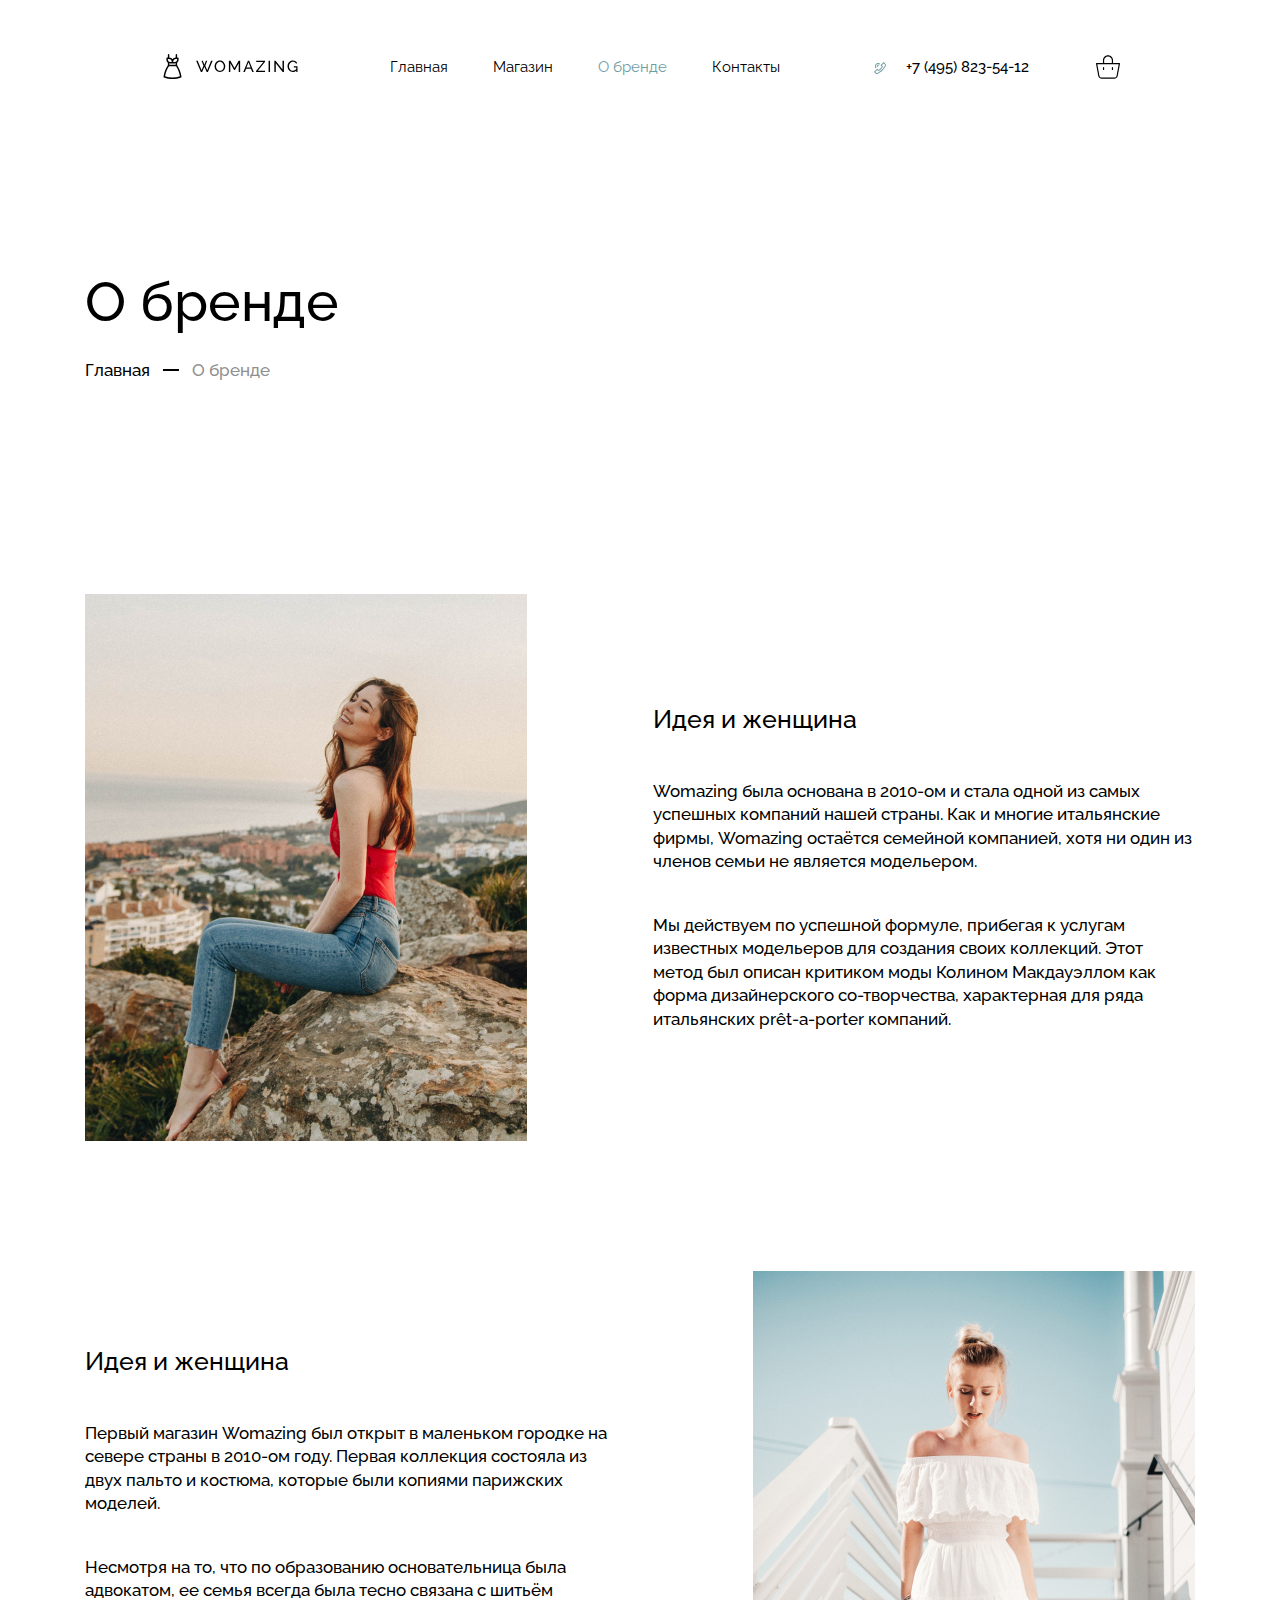
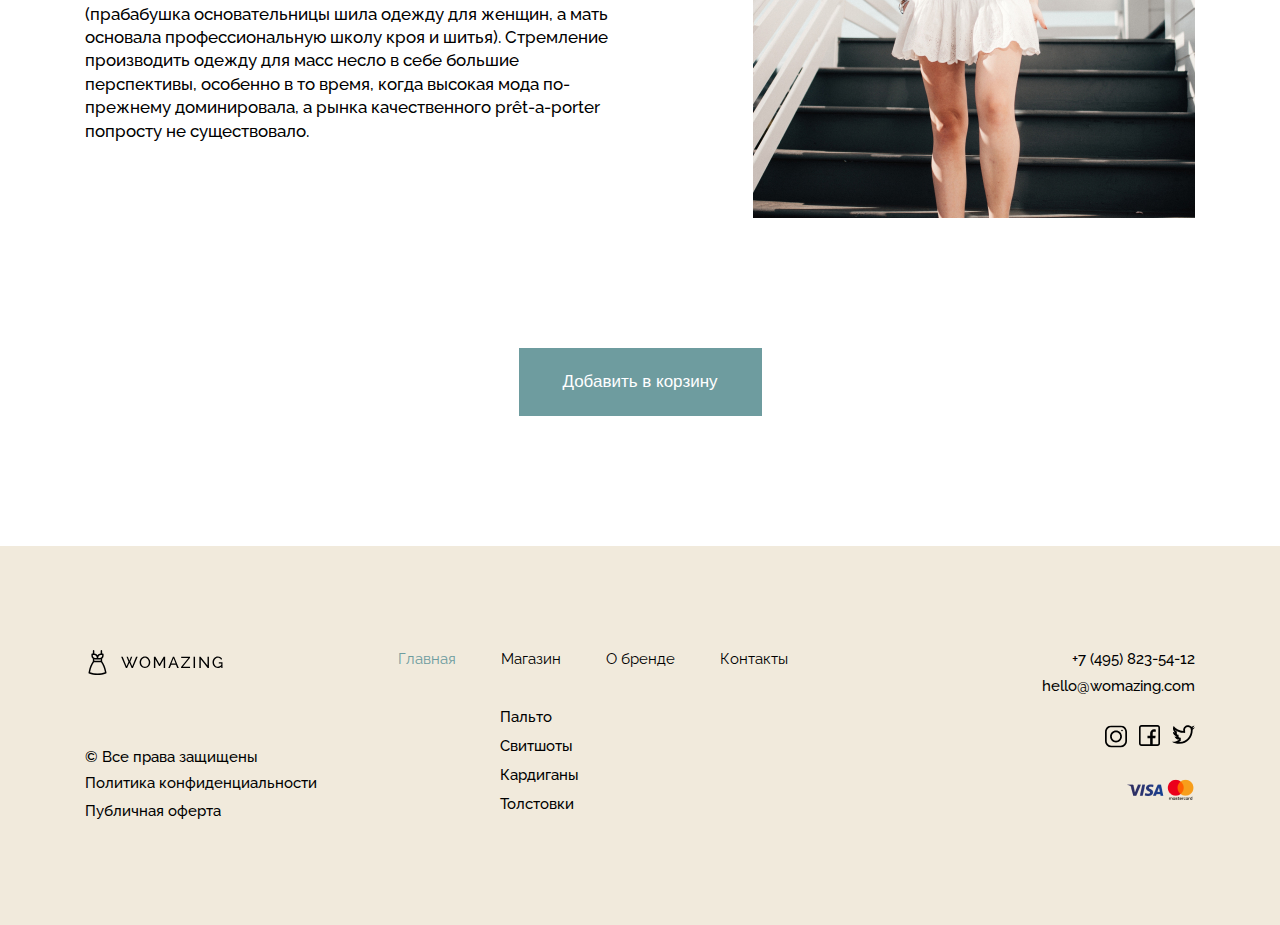
<file: about.html>
<!DOCTYPE html>
<html lang="ru">
<head>
	<meta charset="UTF-8">
	<meta name="viewport" content="width=device-width, initial-scale=1.0">
	<title>Womazing</title>
    
    <link rel="preconnect" href="https://fonts.googleapis.com">
    <link rel="preconnect" href="https://fonts.gstatic.com" crossorigin>
    <link href="https://fonts.googleapis.com/css2?family=Raleway:wght@400;500&display=swap" rel="stylesheet"> 

    <link rel="stylesheet" type="text/css" href="slick/slick.css"/>
    <link rel="stylesheet" type="text/css" href="slick/slick-theme.css"/>

    <link rel="stylesheet" href="css/header.css">
    <link rel="stylesheet" href="css/footer.css">
    <link rel="stylesheet" href="css/about.css">
    <link rel="stylesheet" href="css/@media.css">
</head>
<body>
    <header class="header" id="header">
        <nav class="nav" id="nav">
            <div class="container container-flex">
               <div class="burger">
                    <span class="burger-btn"></span>
                    <ul class="burger-menu">
                        <li class="burger-menu__item">
                            <a href="index.html" class="burger-menu__link" target="_blank">Главная</a>
                        </li>
                        <li class="burger-menu__item">
                            <a href="shop.html" class="burger-menu__link" target="_blank">Магазин</a>
                        </li>
                        <li class="burger-menu__item burger-menu__item_active">
                            <a href="#" class="burger-menu__link">О бренде</a>
                        </li>
                        <li class="burger-menu__item">
                            <a href="contacts.html" class="burger-menu__link" target="_blank">Контакты</a>
                        </li>
                       <li class="burger-menu__item">
                            <img class="cross burger-cross" src="img/cross.svg" alt="">
                            <!--noindex-->
                            <a class="tel tel-burger" target="_blank" href="tel:74958235412" target="_blank">+7 (495) 823-54-12</a>
                            <!--/noindex-->                         
                            <button type="button" class="phone phone_burger">
                                 <img class="phone-phota" src="img/phone-black.svg" alt="">
                                 <img class="phone-phota phone-phota_call" src="img/call.svg" alt="">   
                            </button>                                    
                        </li>
                    </ul>
                </div>
                <a href="#" class="logo" target="_blank">
                    <img src="img/logo.svg" alt="Womazing">
                </a>
                <nav class="menu" id="menu">
                    <ul class="menu__list">
                        <li class="menu__item">
                            <a class="menu__link" href="index.html" target="_blank">Главная</a>                      
                        </li>
                        <li class="menu__item">
                            <a class="menu__link" href="shop.html" target="_blank">Магазин</a>                      
                        </li>
                        <li class="menu__item  menu__item_active">
                            <a class="menu__link" href="#">О бренде</a>                       
                        </li>
                        <li class="menu__item">
                            <a class="menu__link" href="contacts.html" target="_blank">Контакты</a>                     
                        </li>
                    </ul>
                </nav>

                <div class="header-right">                   

                    <button type="button" class="phone">
                    <img class="phone-phota" src="img/phone-black.svg" alt="">
                    <img class="phone-phota phone-phota_call" src="img/call.svg" alt="">    
                  </button>     

                   <div class="modal-window">
                    <div class="overlay"></div>
                      <form action="#" class="form" id="form-modal">
                        <img class="cross form-cross" src="img/cross.svg" alt="">
                        <h4 class="form__title">Заказать обратный звонок</h4>
                        <input class="form-input" id="name" type="text" name="name" placeholder="Имя" required>
                        <input class="form-input" id="email" type="email" name="email" placeholder="Email" required>
                        <input class="form-input" id="phone" type="number"  name="tel" placeholder="Телефон" required>
                        <button type="submit" class="btn btn_form" id="submit-help" data-submit>Заказать звонок</button>
                     </form>
                  </div>
                  
                   <!--noindex-->
                   <a class="tel tel-header" target="_blank" href="tel:+74958235412" target="_blank">+7 (495) 823-54-12</a>
                   <!--/noindex-->
                   <a href="basket.html" class="header-basket" target="_blank">
                       <img src="img/basket.svg" alt="">
                   </a> 
                </div>
                
            </div>
        </nav>
        <div class="intro intro_short">
            <div class="container">
                <div class="intro-wrapper">
                    <h1 class="intro-wrapper__title">О бренде</h1>
                    <ul class="intro-wrapper-crumbs">
                        <li calss="intro-wrapper-crumbs__item">
                            <a class="intro-wrapper-crumbs__link" href="index.html">Главная</a>
                        </li>
                        <li  class="intro-wrapper-crumbs__item">
                            <span class="intro-wrapper-crumbs__left">О бренде</span>
                        </li>
                    </ul>
                </div>
            </div>
        </div>
    </header>
    <section class="advantages" id="advantages">
        <div class="container">
            <div class="about-wprapper">
                <div class="about-wrapper__block">
                    <img src="img/about-1.jpg" alt="" class="about-wrapper__phota">
                    <div class="about-wrapper__descriptions">
                        <h3 class="about-wrapper__descriptions-title">Идея и женщина</h3>
                        <p class="about-wrapper__descriptions-text">Womazing была основана в 2010-ом и стала одной из самых успешных компаний нашей страны. Как и многие итальянские фирмы, Womazing остаётся семейной компанией, хотя ни один из членов семьи не является модельером.</p>
                        <p class="about-wrapper__descriptions-text">Мы действуем по успешной формуле, прибегая к услугам известных модельеров для создания своих коллекций. Этот метод был описан критиком моды Колином Макдауэллом как форма дизайнерского со-творчества, характерная для ряда итальянских prêt-a-porter компаний.</p>
                    </div>
                </div>
                 <div class="about-wrapper__block">
                    <div class="about-wrapper__descriptions about-wrapper__descriptions_left">
                        <h3 class="about-wrapper__descriptions-title">Идея и женщина</h3>
                        <p class="about-wrapper__descriptions-text">Первый магазин Womazing был открыт в маленьком городке на севере страны в 2010-ом году. Первая коллекция состояла из двух пальто и костюма, которые были копиями парижских моделей.</p>
                        <p class="about-wrapper__descriptions-text">Несмотря на то, что по образованию основательница была адвокатом, ее семья всегда была тесно связана с шитьём (прабабушка основательницы шила одежду для женщин, а мать основала профессиональную школу кроя и шитья). Стремление производить одежду для масс несло в себе большие перспективы, особенно в то время, когда высокая мода по-прежнему доминировала, а рынка качественного prêt-a-porter попросту не существовало.</p>
                    </div>
                    <img src="img/about-2.jpg" alt="" class="about-wrapper__phota">
                </div>
                <button type="button" class="btn btn_about">
                      <a href="basket.html">Добавить в корзину</a>
                </button>
            </div>
        </div>
    </section>
    <footer class="footer" id="footer">
        <div class="container">
            <div class="footer-wrapper">
                <div class="footer-block">
                    <a href="#" class="logo">
                        <img src="img/logo.svg" alt="Womazing">
                    </a>
                    <span class="footer-block__rights">© Все права защищены</span>
                    <!--noindex-->
                    <a href="#" class="footer-block__link">
                        <p>Политика конфиденциальности</p>
                        <p>Публичная оферта</p>
                    </a>
                    <!--/noindex-->
                </div>
                <div class="footer-block">
                    <nav class="menu menu_footer">
                        <ul class="menu__list menu__list_footer">
                            <li class="menu__item menu__item_active menu__item_footer">
                                <a class="menu__link" href="index.html">Главная</a>                      
                            </li>
                            <li class="menu__item menu__item_footer">
                                <a class="menu__link" target="_blank" href="shop.html">Магазин</a>
                            </li>
                            <li class="menu__item menu__item_footer">
                                <a class="menu__link" target="_blank" href="about.html">О бренде</a>                        
                            </li>
                            <li class="menu__item menu__item_footer">
                                <a class="menu__link" target="_blank" href="contacts.html">Контакты</a>                     
                            </li>
                        </ul>
                   </nav>
                   <ul class="menu-footer">
                        <li class="menu-footer__item">
                            <a href="#" target="_blank" class="menu-footer__link">Пальто</a>
                        </li>
                        <li class="menu-footer__item">
                            <a href="#" target="_blank" class="menu-footer__link">Свитшоты</a>
                        </li>
                        <li class="menu-footer__item">
                            <a href="#" target="_blank" class="menu-footer__link">Кардиганы</a>
                        </li>
                        <li class="menu-footer__item">
                            <a href="#" target="_blank" class="menu-footer__link">Толстовки</a>
                        </li>
                    </ul>
                </div>
                <div class="footer-block footer-block_right">
                    <!--noindex-->
                     <a class="tel tel-footer" href="tel:+74958235412" target="_blank">+7 (495) 823-54-12</a>
                     <!--/noindex-->
                     <!--noindex-->
                     <a class="email email_footer" href="mailto:hello@womazing.com" target="_blank">hello@womazing.com</a>
                     <!--/noindex-->
                     <div class="footer-block__networks">
                        <!--noindex-->
                        <a class="footer-block__link" target="_blank" href="https://www.instagram.com/">
                            <img src="img/instagram.svg" alt="">
                        </a>
                        <!--/noindex-->
                        <!--noindex-->
                        <a class="footer-block__link" target="_blank" href="https://www.facebook.com">
                            <img src="img/facebook.svg" alt="">
                        </a>
                        <!--/noindex-->
                        <!--noindex-->
                        <a class="footer-block__link"  target="_blank" href="https://twitter.com">
                            <img src="img/twitter.svg" alt="">
                        </a>
                        <!--/noindex-->
                     </div>
                     
                     <div class="footer-visa">
                         <img src="img/visa.png" alt="">
                     </div>                    
                </div>
            </div>
        </div>
    </footer>
    <script src="https://code.jquery.com/jquery-3.5.1.slim.min.js" integrity="sha384-DfXdz2htPH0lsSSs5nCTpuj/zy4C+OGpamoFVy38MVBnE+IbbVYUew+OrCXaRkfj" crossorigin="anonymous"></script>
    <script src="javascript/jquery-3.6.0.min.js"></script>
    <script src="slick/slick.min.js"></script>
    <script src="javascript/jquery.validate.min.js"></script>
    <script src="javascript/main.js"></script>
   </html>
</body>
</file>
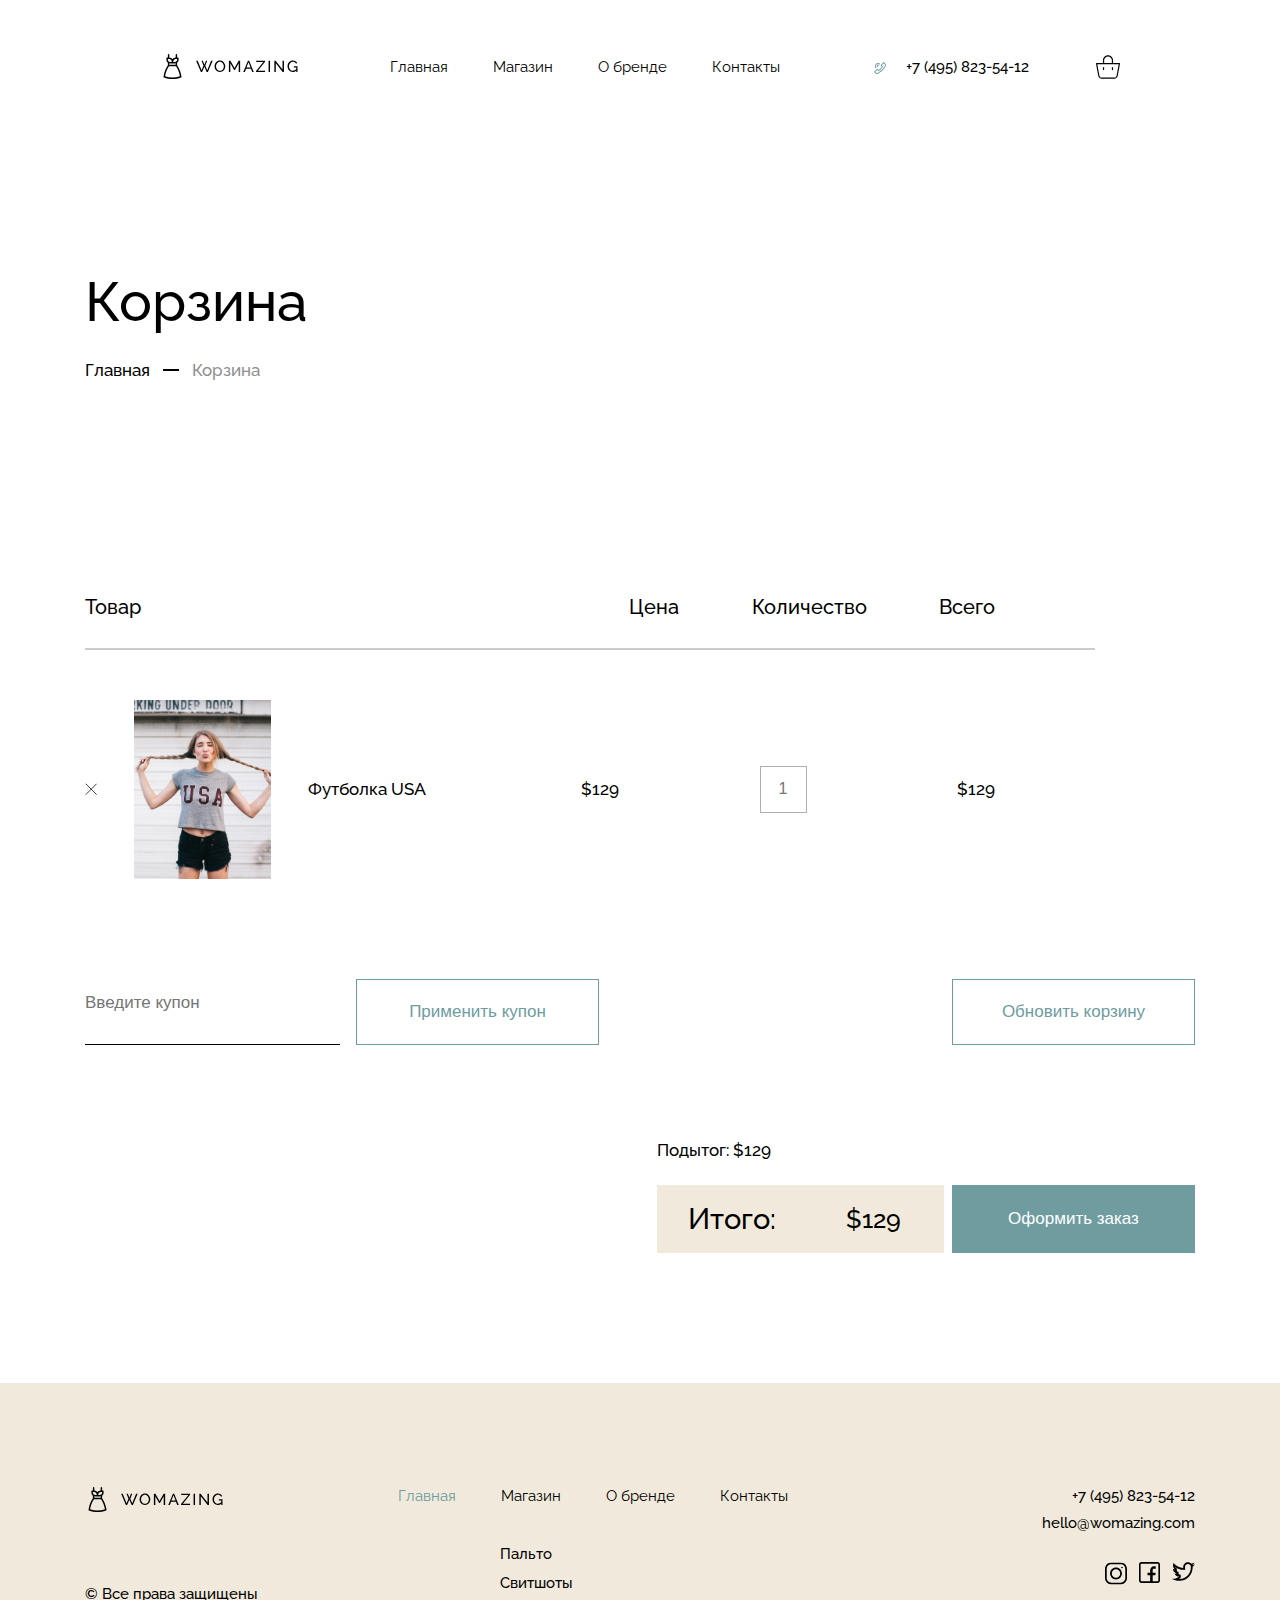
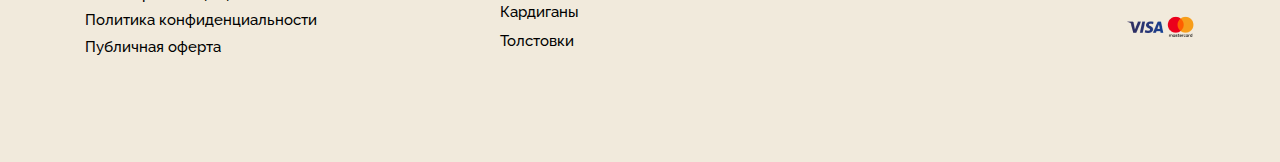
<file: basket.html>
<!DOCTYPE html>
<html lang="ru">
<head>
	<meta charset="UTF-8">
	<meta name="viewport" content="width=device-width, initial-scale=1.0">
	<title>Womazing</title>
    
    <link rel="preconnect" href="https://fonts.googleapis.com">
    <link rel="preconnect" href="https://fonts.gstatic.com" crossorigin>
    <link href="https://fonts.googleapis.com/css2?family=Raleway:wght@400;500&display=swap" rel="stylesheet"> 

    <link rel="stylesheet" type="text/css" href="slick/slick.css"/>
    <link rel="stylesheet" type="text/css" href="slick/slick-theme.css"/>

    <link rel="stylesheet" href="css/header.css">
    <link rel="stylesheet" href="css/footer.css">
    <link rel="stylesheet" href="css/basket.css">
    <link rel="stylesheet" href="css/@media.css">
</head>
<body>
    <header class="header" id="header">
        <nav class="nav" id="nav">
            <div class="container container-flex">
               <div class="burger">
                    <span class="burger-btn"></span>
                    <ul class="burger-menu">
                        <li class="burger-menu__item">
                            <a href="index.html" class="burger-menu__link" target="_blank">Главная</a>
                        </li>
                        <li class="burger-menu__item">
                            <a href="shop.html" class="burger-menu__link" target="_blank">Магазин</a>
                        </li>
                        <li class="burger-menu__item">
                            <a href="about.html" class="burger-menu__link" target="_blank">О бренде</a>
                        </li>
                        <li class="burger-menu__item">
                            <a href="contacts.html" class="burger-menu__link" target="_blank">Контакты</a>
                        </li>
                        <li class="burger-menu__item">
                            <img class="cross burger-cross" src="img/cross.svg" alt="">
                            <!--noindex-->
                            <a class="tel tel-burger" target="_blank" href="tel:74958235412" target="_blank">+7 (495) 823-54-12</a>
                            <!--/noindex-->                         
                            <button type="button" class="phone phone_burger">
                                 <img class="phone-phota" src="img/phone-black.svg" alt="">
                                 <img class="phone-phota phone-phota_call" src="img/call.svg" alt="">   
                            </button>                                    
                        </li>
                    </ul>
                </div>
                <a href="#" class="logo" target="_blank">
                    <img src="img/logo.svg" alt="Womazing">
                </a>
                <nav class="menu" id="menu">
                    <ul class="menu__list">
                        <li class="menu__item">
                            <a class="menu__link" href="index.html" target="_blank">Главная</a>                      
                        </li>
                        <li class="menu__item">
                            <a class="menu__link" href="shop.html" target="_blank">Магазин</a>                      
                        </li>
                        <li class="menu__item">
                            <a class="menu__link" href="about.html" target="_blank">О бренде</a>                       
                        </li>
                        <li class="menu__item">
                            <a class="menu__link" href="contacts.html" target="_blank">Контакты</a>                     
                        </li>
                    </ul>
                </nav>

                <div class="header-right">                   

                   <button type="button" class="phone">
                    <img class="phone-phota" src="img/phone-black.svg" alt="">
                    <img class="phone-phota phone-phota_call" src="img/call.svg" alt="">    
                  </button>     

                   <div class="modal-window">
                    <div class="overlay"></div>
                      <form action="#" class="form" id="form-modal">
                        <img class="cross form__cross" src="img/cross.svg" alt="">
                        <h4 class="form__title">Заказать обратный звонок</h4>
                        <input class="form-input" id="name" type="text" name="name" placeholder="Имя" required>
                        <input class="form-input" id="email" type="email" name="email" placeholder="Email" required>
                        <input class="form-input" id="phone" type="number"  name="tel" placeholder="Телефон" required>
                        <button type="submit" class="btn btn_form" id="submit-help" data-submit>Заказать звонок</button>
                     </form>
                   </div>
                  
                   <!--noindex-->
                   <a class="tel tel-header" target="_blank" href="tel:+74958235412" target="_blank">+7 (495) 823-54-12</a>
                   <!--/noindex-->
                   <a href="#" class="header-basket">
                       <img src="img/basket.svg" alt="">
                   </a> 
                </div>
                
            </div>
        </nav>
        <div class="intro">
            <div class="container">
                <div class="intro-wrapper">
                    <h1 class="intro-wrapper__title">Корзина</h1>
                    <ul class="intro-wrapper-crumbs">
                        <li calss="intro-wrapper-crumbs__item">
                            <a class="intro-wrapper-crumbs__link" href="index.html">Главная</a>
                        </li>
                        <li  class="intro-wrapper-crumbs__item">
                            <span class="intro-wrapper-crumbs__left">Корзина</span>
                        </li>
                    </ul>
                </div>
            </div>
        </div>
    </header>
    <section class="basket" id="basket">
        <div class="container">
            <div class="table-header">
                <p class="table-header__description table-header__description_width">Товар</p>
                <p class="table-header__description">Цена</p>
                <p class="table-header__description">Количество</p>
                <p class="table-header__description">Всего</p>
            </div>
            <div class="table-basket">
                <div class="table-basket-product">
                    <img class="table-basket-product__cross" src="img/cross.svg" alt="">
                    <img class="table-basket-product__img" src="img/product-1.jpg" alt="">
                    <span class="table-basket-product__text">Футболка USA</span>
                </div>
                <div class="table-basket-number">
                    <span class="table-basket-number__price">$129</span>
                    <input class="table-basket-number__number" type="text" placeholder="1">
                    <span class="table-basket-number__price">$129</span>
                </div>
            </div>
            <div class="table-discounts">
                <form action="#" class="table-discounts__coupon" id="form">
                    <input class="form-input form-input_contacts" name="coupon" type="text" placeholder="Введите купон" required>
                    <button class="btn btn_coupon" type="submit">Применить купон</button>
                </form>
                <button class="btn btn_coupon" type="submit">Обновить корзину</button>
            </div>
            <div class="table-results">
                <div class="table-results-block">
                    <h3 class="table-results-block__deckription">Итого:</h3>
                    <span class="table-results-block__price">$129</span>
                </div>
                <button class="btn btn-results" type="submit">
                    <a href="design.html">Оформить заказ</a>
               </button>
            </div>
        </div>
    </section>
     <footer class="footer" id="footer">
        <div class="container">
            <div class="footer-wrapper">
                <div class="footer-block">
                    <a href="#" class="logo">
                        <img src="img/logo.svg" alt="Womazing">
                    </a>
                    <span class="footer-block__rights">© Все права защищены</span>
                    <!--noindex-->
                    <a href="#" class="footer-block__link">
                        <p>Политика конфиденциальности</p>
                        <p>Публичная оферта</p>
                    </a>
                    <!--/noindex-->
                </div>
                <div class="footer-block">
                    <nav class="menu menu_footer">
                        <ul class="menu__list menu__list_footer">
                            <li class="menu__item menu__item_active menu__item_footer">
                                <a class="menu__link" href="index.html">Главная</a>                      
                            </li>
                            <li class="menu__item menu__item_footer">
                                <a class="menu__link" target="_blank" href="shop.html">Магазин</a>
                            </li>
                            <li class="menu__item menu__item_footer">
                                <a class="menu__link" target="_blank" href="about.html">О бренде</a>                        
                            </li>
                            <li class="menu__item menu__item_footer">
                                <a class="menu__link" target="_blank" href="contacts.html">Контакты</a>                     
                            </li>
                        </ul>
                   </nav>
                   <ul class="menu-footer">
                        <li class="menu-footer__item">
                            <a href="#" target="_blank" class="menu-footer__link">Пальто</a>
                        </li>
                        <li class="menu-footer__item">
                            <a href="#" target="_blank" class="menu-footer__link">Свитшоты</a>
                        </li>
                        <li class="menu-footer__item">
                            <a href="#" target="_blank" class="menu-footer__link">Кардиганы</a>
                        </li>
                        <li class="menu-footer__item">
                            <a href="#" target="_blank" class="menu-footer__link">Толстовки</a>
                        </li>
                    </ul>
                </div>
                <div class="footer-block footer-block_right">
                    <!--noindex-->
                     <a class="tel tel-footer" href="tel:+74958235412" target="_blank">+7 (495) 823-54-12</a>
                     <!--/noindex-->
                     <!--noindex-->
                     <a class="email email_footer" href="mailto:hello@womazing.com" target="_blank">hello@womazing.com</a>
                     <!--/noindex-->
                     <div class="footer-block__networks">
                       <!--noindex-->
                        <a class="footer-block__link" target="_blank" href="https://www.instagram.com/">
                            <img src="img/instagram.svg" alt="">
                        </a>
                        <!--/noindex-->
                        <!--noindex-->
                        <a class="footer-block__link" target="_blank" href="https://www.facebook.com">
                            <img src="img/facebook.svg" alt="">
                        </a>
                        <!--/noindex-->
                        <!--noindex-->
                        <a class="footer-block__link"  target="_blank" href="https://twitter.com">
                            <img src="img/twitter.svg" alt="">
                        </a>
                        <!--/noindex-->
                     </div>
                     
                     <div class="footer-visa">
                         <img src="img/visa.png" alt="">
                     </div>                    
                </div>
            </div>
        </div>
    </footer>
    <script src="https://code.jquery.com/jquery-3.5.1.slim.min.js" integrity="sha384-DfXdz2htPH0lsSSs5nCTpuj/zy4C+OGpamoFVy38MVBnE+IbbVYUew+OrCXaRkfj" crossorigin="anonymous"></script>
    <script src="javascript/jquery-3.6.0.min.js"></script>
    <script src="slick/slick.min.js"></script>
    <script src="javascript/jquery.validate.min.js"></script>
    <script src="javascript/main.js"></script>
  </html>
</body>
</file>
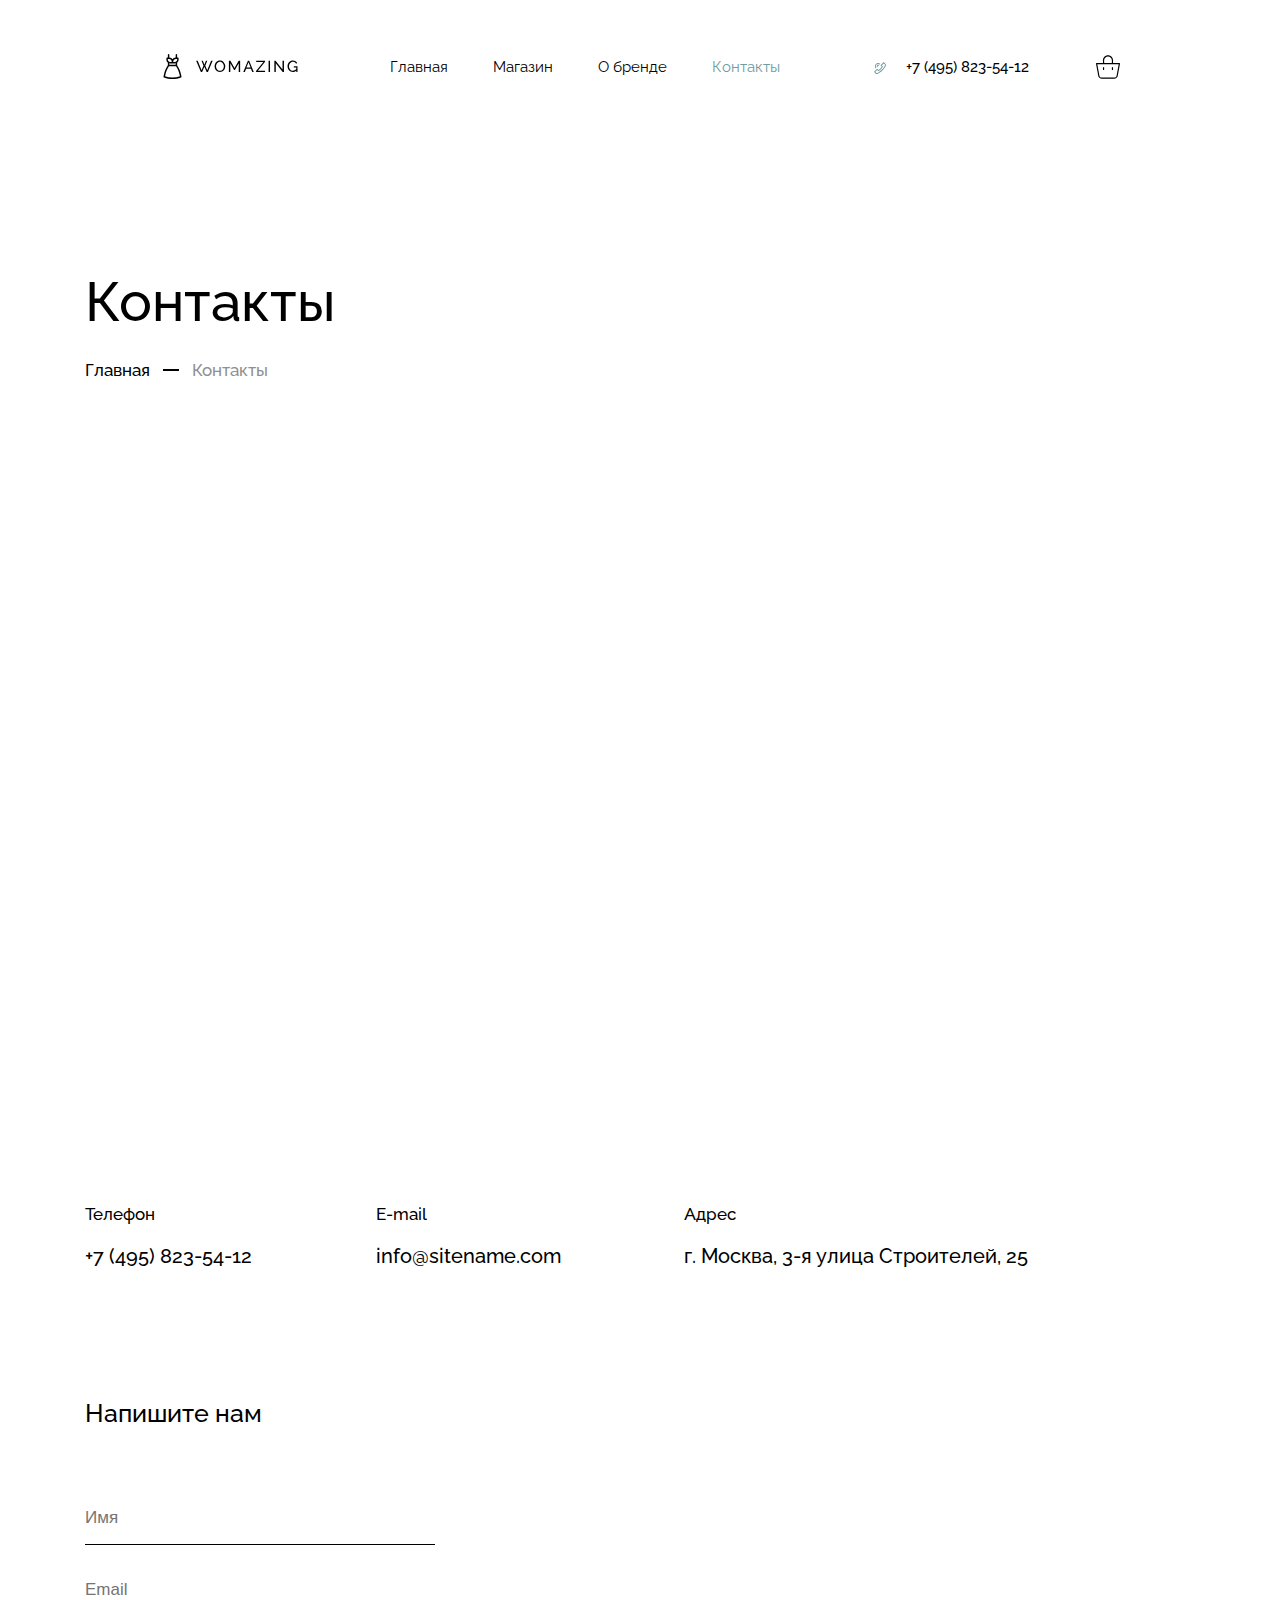
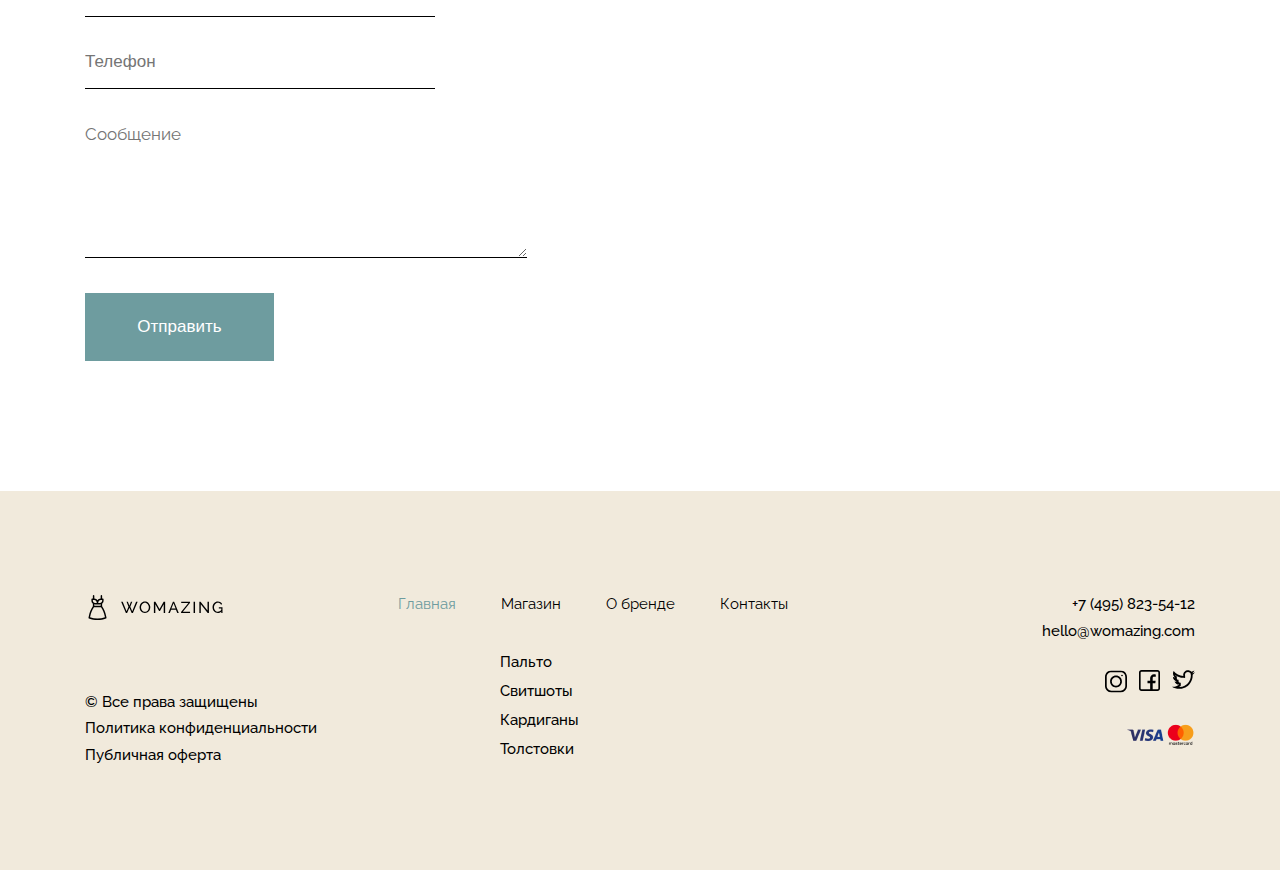
<file: contacts.html>
<!DOCTYPE html>
<html lang="ru">
<head>
	<meta charset="UTF-8">
	<meta name="viewport" content="width=device-width, initial-scale=1.0">
	<title>Womazing</title>
    
    <link rel="preconnect" href="https://fonts.googleapis.com">
    <link rel="preconnect" href="https://fonts.gstatic.com" crossorigin>
    <link href="https://fonts.googleapis.com/css2?family=Raleway:wght@400;500&display=swap" rel="stylesheet"> 

    <link rel="stylesheet" type="text/css" href="slick/slick.css"/>
    <link rel="stylesheet" type="text/css" href="slick/slick-theme.css"/>


    <link rel="stylesheet" href="css/header.css">
    <link rel="stylesheet" href="css/footer.css">
    <link rel="stylesheet" href="css/contacts.css">
    <link rel="stylesheet" href="css/@media.css"> 
</head>
<body>
    <header class="header" id="header">
        <nav class="nav" id="nav">
            <div class="container container-flex">
               <div class="burger">
                    <span class="burger-btn"></span>
                    <ul class="burger-menu">
                        <li class="burger-menu__item">
                            <a href="index.html" class="burger-menu__link" target="_blank">Главная</a>
                        </li>
                        <li class="burger-menu__item">
                            <a href="shop.html" class="burger-menu__link" target="_blank">Магазин</a>
                        </li>
                        <li class="burger-menu__item">
                            <a href="about.html" class="burger-menu__link" target="_blank">О бренде</a>
                        </li>
                        <li class="burger-menu__item  burger-menu__item_active">
                            <a href="#" class="burger-menu__link">Контакты</a>
                        </li>
                       <li class="burger-menu__item">
                            <img class="cross burger-cross" src="img/cross.svg" alt="">
                            <!--noindex-->
                            <a class="tel tel-burger" target="_blank" href="tel:74958235412" target="_blank">+7 (495) 823-54-12</a>
                            <!--/noindex-->                         
                            <button type="button" class="phone phone_burger">
                                 <img class="phone-phota" src="img/phone-black.svg" alt="">
                                 <img class="phone-phota phone-phota_call" src="img/call.svg" alt="">   
                            </button>                                    
                        </li>
                    </ul>
                </div>
                <a href="#" class="logo" target="_blank">
                    <img src="img/logo.svg" alt="Womazing">
                </a>
                <nav class="menu" id="menu">
                    <ul class="menu__list">
                        <li class="menu__item">
                            <a class="menu__link" href="index.html" target="_blank">Главная</a>                      
                        </li>
                        <li class="menu__item">
                            <a class="menu__link" href="shop.html" target="_blank">Магазин</a>                      
                        </li>
                        <li class="menu__item">
                            <a class="menu__link" href="about.html" target="_blank">О бренде</a>                       
                        </li>
                        <li class="menu__item  menu__item_active">
                            <a class="menu__link" href="#">Контакты</a>                     
                        </li>
                    </ul>
                </nav>

                <div class="header-right">                   

                   <button type="button" class="phone">
                    <img class="phone-phota" src="img/phone-black.svg" alt="">
                    <img class="phone-phota phone-phota_call" src="img/call.svg" alt="">    
                  </button>     

                   <div class="modal-window">
                    <div class="overlay"></div>
                      <form action="#" class="form" id="form-modal">
                        <img class="cross form__cross" src="img/cross.svg" alt="">
                        <h4 class="form__title">Заказать обратный звонок</h4>
                        <input class="form-input" id="name" type="text" name="name" placeholder="Имя">
                        <input class="form-input" id="email" type="email" name="email" placeholder="Email">
                        <input class="form-input" id="phone" type="number"  name="tel" placeholder="Телефон">
                        <button type="submit" class="btn btn_form" id="submit-help" data-submit>Заказать звонок</button>
                     </form>

                   </div>
                  
                   <!--noindex-->
                   <a class="tel tel-header" target="_blank" href="tel:+74958235412" target="_blank">+7 (495) 823-54-12</a>
                   <!--/noindex-->
                   <a href="basket.html" class="header-basket" target="_blank">
                       <img src="img/basket.svg" alt="">
                   </a> 
                </div>
                
            </div>
        </nav>
        <div class="intro intro_short">
            <div class="container">
                <div class="intro-wrapper">
                    <h1 class="intro-wrapper__title">Контакты</h1>
                    <ul class="intro-wrapper-crumbs">
                        <li calss="intro-wrapper-crumbs__item">
                            <a class="intro-wrapper-crumbs__link" href="index.html">Главная</a>
                        </li>
                        <li  class="intro-wrapper-crumbs__item">
                            <span class="intro-wrapper-crumbs__left">Контакты</span>
                        </li>
                    </ul>
                </div>
            </div>
        </div>
    </header>
    <section class="contacts" id="contacts">
        <div class="container">
            <div class="map">
                <iframe src="https://www.google.com/maps/embed?pb=!1m14!1m8!1m3!1d2235.870389261142!2d37.7653043!3d55.9169477!3m2!1i1024!2i768!4f13.1!3m3!1m2!1s0x46b5312728cc5383%3A0x9ef33be276629092!2z0JLQkNCd0J7QnNCQ0KEg0JDQoNCV0J3QkA!5e0!3m2!1sru!2sua!4v1645301196530!5m2!1sru!2sua" width="1110" height="476" style="border:0;" allowfullscreen="" loading="lazy"></iframe>
            </div>
            <div class="contacts-wrapper">
                <div class="contacts-wrapper__connection">
                    <div class="contacts-wrapper__item">
                        <h4 class="contacts-wrapper__title">Телефон</h4>
                    <!--noindex-->
                     <a class="tel tel-connection" href="tel:+74958235412" target="_blank">+7 (495) 823-54-12</a>
                     <!--/noindex-->
                    </div>
                    <div class="contacts-wrapper__item">
                        <h4 class="contacts-wrapper__title">E-mail</h4>
                     <!--noindex-->
                     <a class="email email_connection" href="mailto:info@sitename.com" target="_blank">info@sitename.com</a>
                     <!--/noindex-->
                    </div>
                    <div class="contacts-wrapper__item">
                        <h4 class="contacts-wrapper__title">Адрес</h4>
                        <span class="contacts-wrapper__text">г. Москва, 3-я улица Строителей, 25</span>
                    </div>
                </div>
                <form action="#" id="form" class="contacts-wrapper__form">
                    <h3 class="contacts-wrapper__form-title">Напишите нам</h3>
                    <input class="form-input" id="name" type="text" name="name" placeholder="Имя" required>
                    <input class="form-input" id="email" type="email" name="email" placeholder="Email" required>
                    <input class="form-input" id="phone" type="number"  name="tel" placeholder="Телефон" required>
                    <textarea  class="form-input form-input_contacts_texteary" placeholder="Сообщение"></textarea>
                    <button type="submit" class="btn btn-form">Отправить</button>
                </form>
            </div>
        </div>
    </section>
    <footer class="footer" id="footer">
        <div class="container">
            <div class="footer-wrapper">
                <div class="footer-block">
                    <a href="#" class="logo">
                        <img src="img/logo.svg" alt="Womazing">
                    </a>
                    <span class="footer-block__rights">© Все права защищены</span>
                    <!--noindex-->
                    <a href="#" class="footer-block__link">
                        <p>Политика конфиденциальности</p>
                        <p>Публичная оферта</p>
                    </a>
                    <!--/noindex-->
                </div>
                <div class="footer-block">
                    <nav class="menu menu_footer">
                        <ul class="menu__list menu__list_footer">
                            <li class="menu__item menu__item_active menu__item_footer">
                                <a class="menu__link" href="index.html">Главная</a>                      
                            </li>
                            <li class="menu__item menu__item_footer">
                                <a class="menu__link" target="_blank" href="shop.html">Магазин</a>
                            </li>
                            <li class="menu__item menu__item_footer">
                                <a class="menu__link" target="_blank" href="about.html">О бренде</a>                        
                            </li>
                            <li class="menu__item menu__item_footer">
                                <a class="menu__link" target="_blank" href="contacts.html">Контакты</a>                     
                            </li>
                        </ul>
                   </nav>
                   <ul class="menu-footer">
                        <li class="menu-footer__item">
                            <a href="#" target="_blank" class="menu-footer__link">Пальто</a>
                        </li>
                        <li class="menu-footer__item">
                            <a href="#" target="_blank" class="menu-footer__link">Свитшоты</a>
                        </li>
                        <li class="menu-footer__item">
                            <a href="#" target="_blank" class="menu-footer__link">Кардиганы</a>
                        </li>
                        <li class="menu-footer__item">
                            <a href="#" target="_blank" class="menu-footer__link">Толстовки</a>
                        </li>
                    </ul>
                </div>
                <div class="footer-block footer-block_right">
                    <!--noindex-->
                     <a class="tel tel-footer" href="tel:+74958235412" target="_blank">+7 (495) 823-54-12</a>
                     <!--/noindex-->
                     <!--noindex-->
                     <a class="email email_footer" href="mailto:hello@womazing.com" target="_blank">hello@womazing.com</a>
                     <!--/noindex-->
                     <div class="footer-block__networks">
                       <!--noindex-->
                        <a class="footer-block__link" target="_blank" href="https://www.instagram.com/">
                            <img src="img/instagram.svg" alt="">
                        </a>
                        <!--/noindex-->
                        <!--noindex-->
                        <a class="footer-block__link" target="_blank" href="https://www.facebook.com">
                            <img src="img/facebook.svg" alt="">
                        </a>
                        <!--/noindex-->
                        <!--noindex-->
                        <a class="footer-block__link"  target="_blank" href="https://twitter.com">
                            <img src="img/twitter.svg" alt="">
                        </a>
                        <!--/noindex-->
                     </div>
                     
                     <div class="footer-visa">
                         <img src="img/visa.png" alt="">
                     </div>                    
                </div>
            </div>
        </div>
    </footer>
    <script src="https://code.jquery.com/jquery-3.5.1.slim.min.js" integrity="sha384-DfXdz2htPH0lsSSs5nCTpuj/zy4C+OGpamoFVy38MVBnE+IbbVYUew+OrCXaRkfj" crossorigin="anonymous"></script>
    <script src="javascript/jquery-3.6.0.min.js"></script>
    <script src="slick/slick.min.js"></script>
    <script src="javascript/jquery.validate.min.js"></script>
    <script src="javascript/main.js"></script>
 </body>
</html>
</file>
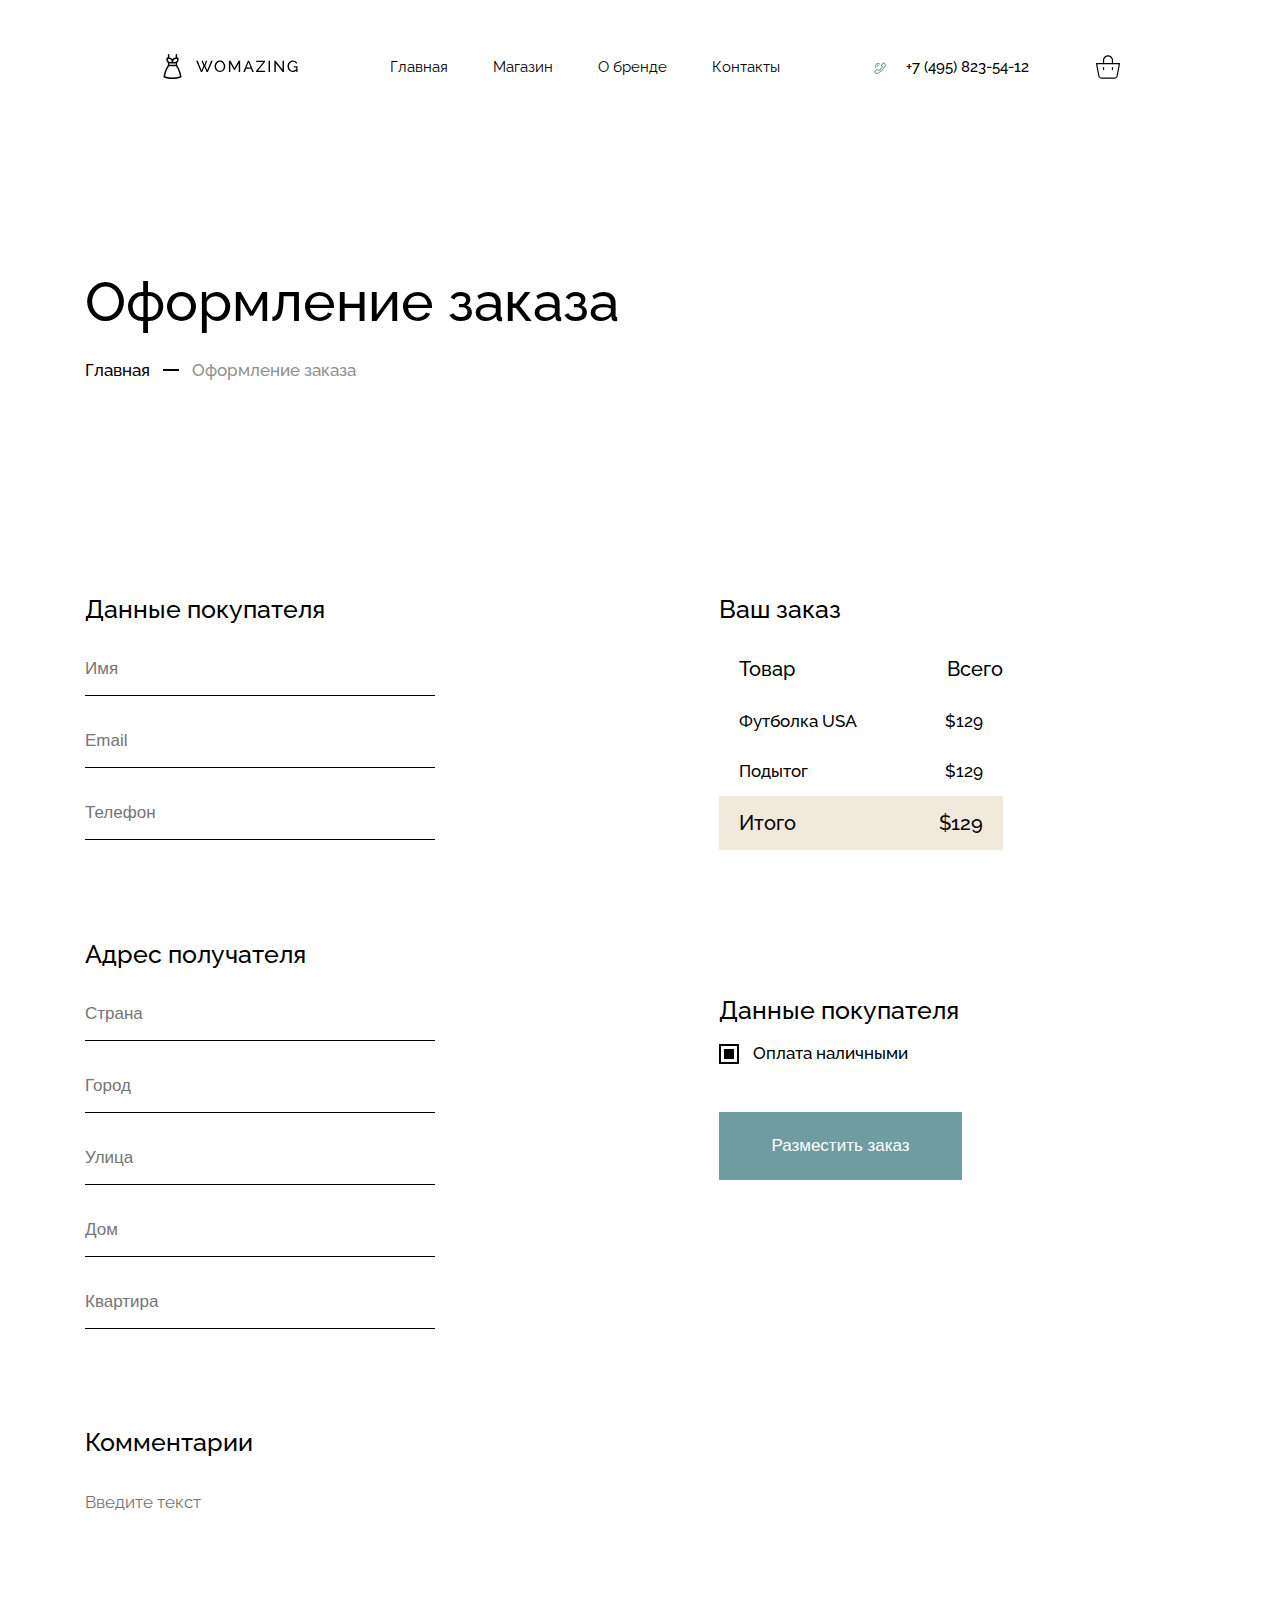
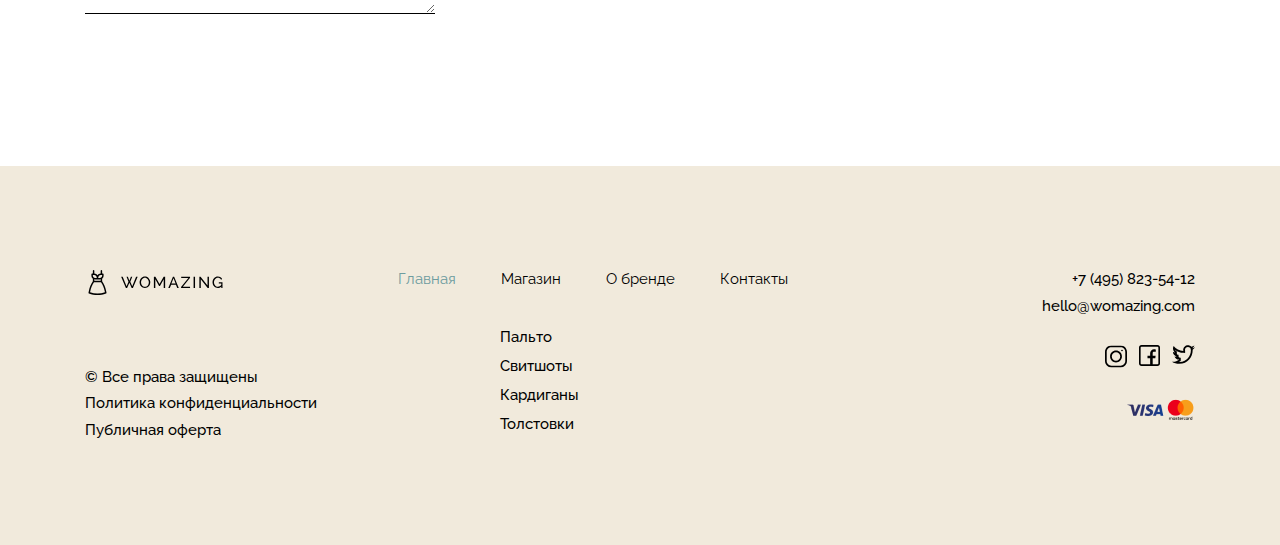
<file: design.html>
<!DOCTYPE html>
<html lang="ru">
<head>
	<meta charset="UTF-8">
	<meta name="viewport" content="width=device-width, initial-scale=1.0">
	<title>Womazing</title>
    
    <link rel="preconnect" href="https://fonts.googleapis.com">
    <link rel="preconnect" href="https://fonts.gstatic.com" crossorigin>
    <link href="https://fonts.googleapis.com/css2?family=Raleway:wght@400;500&display=swap" rel="stylesheet"> 

    <link rel="stylesheet" type="text/css" href="slick/slick.css"/>
    <link rel="stylesheet" type="text/css" href="slick/slick-theme.css"/>


    <link rel="stylesheet" href="css/header.css">
    <link rel="stylesheet" href="css/footer.css">
    <link rel="stylesheet" href="css/design.css">
    <link rel="stylesheet" href="css/@media.css">
</head>
<body>
    <header class="header" id="header">
        <nav class="nav" id="nav">
            <div class="container container-flex">
               <div class="burger">
                    <span class="burger-btn"></span>
                    <ul class="burger-menu">
                        <li class="burger-menu__item">
                            <a href="index.html" class="burger-menu__link" target="_blank">Главная</a>
                        </li>
                        <li class="burger-menu__item">
                            <a href="shop.html" class="burger-menu__link" target="_blank">Магазин</a>
                        </li>
                        <li class="burger-menu__item">
                            <a href="about.html" class="burger-menu__link" target="_blank">О бренде</a>
                        </li>
                        <li class="burger-menu__item">
                            <a href="contacts.html" class="burger-menu__link" target="_blank">Контакты</a>
                        </li>
                        <li class="burger-menu__item">
                            <img class="cross burger-cross" src="img/cross.svg" alt="">
                            <!--noindex-->
                            <a class="tel tel-burger" target="_blank" href="tel:74958235412" target="_blank">+7 (495) 823-54-12</a>
                            <!--/noindex-->                         
                            <button type="button" class="phone phone_burger">
                                 <img class="phone-phota" src="img/phone-black.svg" alt="">
                                 <img class="phone-phota phone-phota_call" src="img/call.svg" alt="">   
                            </button>                                    
                        </li>
                    </ul>
                </div>
                <a href="#" class="logo" target="_blank">
                    <img src="img/logo.svg" alt="Womazing">
                </a>
                <nav class="menu" id="menu">
                    <ul class="menu__list">
                        <li class="menu__item">
                            <a class="menu__link" href="index.html" target="_blank">Главная</a>                      
                        </li>
                        <li class="menu__item">
                            <a class="menu__link" href="shop.html" target="_blank">Магазин</a>                      
                        </li>
                        <li class="menu__item">
                            <a class="menu__link" href="about.html" target="_blank">О бренде</a>                       
                        </li>
                        <li class="menu__item">
                            <a class="menu__link" href="contacts.html" target="_blank">Контакты</a>                     
                        </li>
                    </ul>
                </nav>

                <div class="header-right">                   

                   <button type="button" class="phone">
                    <img class="phone-phota" src="img/phone-black.svg" alt="">
                    <img class="phone-phota phone-phota_call" src="img/call.svg" alt="">    
                  </button>     

                   <div class="modal-window">
                    <div class="overlay"></div>
                      <form action="#" class="form" id="form-modal">
                        <img class="cross form__cross" src="img/cross.svg" alt="">
                        <h4 class="form__title">Заказать обратный звонок</h4>
                        <input class="form-input" id="name" type="text" name="name" placeholder="Имя" required>
                        <input class="form-input" id="email" type="email" name="email" placeholder="Email" required>
                        <input class="form-input" id="phone" type="number"  name="tel" placeholder="Телефон" required>
                        <button type="submit" class="btn btn_form" id="submit-help" data-submit>Заказать звонок</button>
                     </form>
                   </div>
                  
                   <!--noindex-->
                   <a class="tel tel-header" target="_blank" href="tel:+74958235412" target="_blank">+7 (495) 823-54-12</a>
                   <!--/noindex-->
                   <a href="basket.html" class="header-basket" target="_blank">
                       <img src="img/basket.svg" alt="">
                   </a> 
                </div>
                
            </div>
        </nav>
        <div class="intro">
            <div class="container">
                <div class="intro-wrapper">
                    <h1 class="intro-wrapper__title">Оформление заказа</h1>
                    <ul class="intro-wrapper-crumbs">
                        <li calss="intro-wrapper-crumbs__item">
                            <a class="intro-wrapper-crumbs__link" href="index.html">Главная</a>
                        </li>
                        <li  class="intro-wrapper-crumbs__item">
                            <span class="intro-wrapper-crumbs__left">Оформление заказа</span>
                        </li>
                    </ul>
                </div>
            </div>
        </div>
    </header>
    <section class="design" id="design">
        <div class="container">
            <form action="success.html" class="form-wrappper" id="form">
                <div class="design-column">
                   <div class="design-column__search">
                       <h3 class="design-column-title">Данные покупателя</h3>
                       <input class="form-input fomt-input_search" type="text" name="name" placeholder="Имя">
                       <input class="form-input fomt-input_search" type="email" name="email" placeholder="Email">
                       <input class="form-input fomt-input_search" type="number"  name="tel" placeholder="Телефон">
                    </div>
                    <div class="design-column__search">
                        <h3 class="design-column-title">Адрес получателя</h3>
                        <input class="form-input fomt-input_search" type="name" name="country" placeholder="Страна">
                        <input class="form-input fomt-input_search" type="name" name="city" placeholder="Город">
                        <input class="form-input fomt-input_search" type="name" name="street" placeholder="Улица">
                        <input class="form-input fomt-input_search" type="name" name="house" placeholder="Дом">
                        <input class="form-input fomt-input_search" type="number" name="flat" placeholder="Квартира">
                    </div>
                     <div class="design-column__search design-column__search_textarea">
                        <h3 class="design-column-title">Комментарии</h3>
                        <textarea class="form-input fomt-input_textarea" placeholder="Введите текст"></textarea>
                    </div>           
                </div>
                <div class="design-column">
                   <div class="design-column__price">
                     <h3 class="design-column-title">Ваш заказ</h3>
                     <ul class="design-column__list">
                        <li class="design-column__item design-column__item_header">Товар<span>Всего</span></li>
                        <li class="design-column__item">Футболка USA<span>$129</span></li>
                        <li class="design-column__item">Подытог<span>$129</span></li>
                        <li class="design-column__item design-column_item_bottom">Итого<span>$129</span></li>
                     </ul>
                   </div>
                   <div class="design-column__payment">
                       <h3 class="design-column-title">Данные покупателя</h3>
                       <div class="design-column__availability">
                           <button type="button" class="design-column__btn"><span class="design-column__btn-item"></span></button>
                           <p class="design-column__text">Оплата наличными</p>
                       </div>
                       <button type="submit" class="btn btn-payment" id="submit-help">Разместить заказ</button>
                   </div>                   
                </div>      
            </form>
        </div>
    </section>
     <footer class="footer" id="footer">
        <div class="container">
            <div class="footer-wrapper">
                <div class="footer-block">
                    <a href="#" class="logo">
                        <img src="img/logo.svg" alt="Womazing">
                    </a>
                    <span class="footer-block__rights">© Все права защищены</span>
                    <!--noindex-->
                    <a href="#" class="footer-block__link">
                        <p>Политика конфиденциальности</p>
                        <p>Публичная оферта</p>
                    </a>
                    <!--/noindex-->
                </div>
                <div class="footer-block">
                    <nav class="menu menu_footer">
                        <ul class="menu__list menu__list_footer">
                            <li class="menu__item menu__item_active menu__item_footer">
                                <a class="menu__link" href="index.html">Главная</a>                      
                            </li>
                            <li class="menu__item menu__item_footer">
                                <a class="menu__link" target="_blank" href="shop.html">Магазин</a>
                            </li>
                            <li class="menu__item menu__item_footer">
                                <a class="menu__link" target="_blank" href="about.html">О бренде</a>                        
                            </li>
                            <li class="menu__item menu__item_footer">
                                <a class="menu__link" target="_blank" href="contacts.html">Контакты</a>                     
                            </li>
                        </ul>
                   </nav>
                   <ul class="menu-footer">
                        <li class="menu-footer__item">
                            <a href="#" target="_blank" class="menu-footer__link">Пальто</a>
                        </li>
                        <li class="menu-footer__item">
                            <a href="#" target="_blank" class="menu-footer__link">Свитшоты</a>
                        </li>
                        <li class="menu-footer__item">
                            <a href="#" target="_blank" class="menu-footer__link">Кардиганы</a>
                        </li>
                        <li class="menu-footer__item">
                            <a href="#" target="_blank" class="menu-footer__link">Толстовки</a>
                        </li>
                    </ul>
                </div>
                <div class="footer-block footer-block_right">
                    <!--noindex-->
                     <a class="tel tel-footer" href="tel:+74958235412" target="_blank">+7 (495) 823-54-12</a>
                     <!--/noindex-->
                     <!--noindex-->
                     <a class="email email_footer" href="mailto:hello@womazing.com" target="_blank">hello@womazing.com</a>
                     <!--/noindex-->
                     <div class="footer-block__networks">
                        <!--noindex-->
                        <a class="footer-block__link" target="_blank" href="https://www.instagram.com/">
                            <img src="img/instagram.svg" alt="">
                        </a>
                        <!--/noindex-->
                        <!--noindex-->
                        <a class="footer-block__link" target="_blank" href="https://www.facebook.com">
                            <img src="img/facebook.svg" alt="">
                        </a>
                        <!--/noindex-->
                        <!--noindex-->
                        <a class="footer-block__link"  target="_blank" href="https://twitter.com">
                            <img src="img/twitter.svg" alt="">
                        </a>
                        <!--/noindex-->
                     </div>
                     
                     <div class="footer-visa">
                         <img src="img/visa.png" alt="">
                     </div>                   
                </div>
            </div>
        </div>
    </footer>
    <script src="https://code.jquery.com/jquery-3.5.1.slim.min.js" integrity="sha384-DfXdz2htPH0lsSSs5nCTpuj/zy4C+OGpamoFVy38MVBnE+IbbVYUew+OrCXaRkfj" crossorigin="anonymous"></script>
    <script src="javascript/jquery-3.6.0.min.js"></script>
    <script src="slick/slick.min.js"></script>
    <script src="javascript/jquery.validate.min.js"></script>
    <script src="javascript/main.js"></script>
 </body>
</html>
</file>
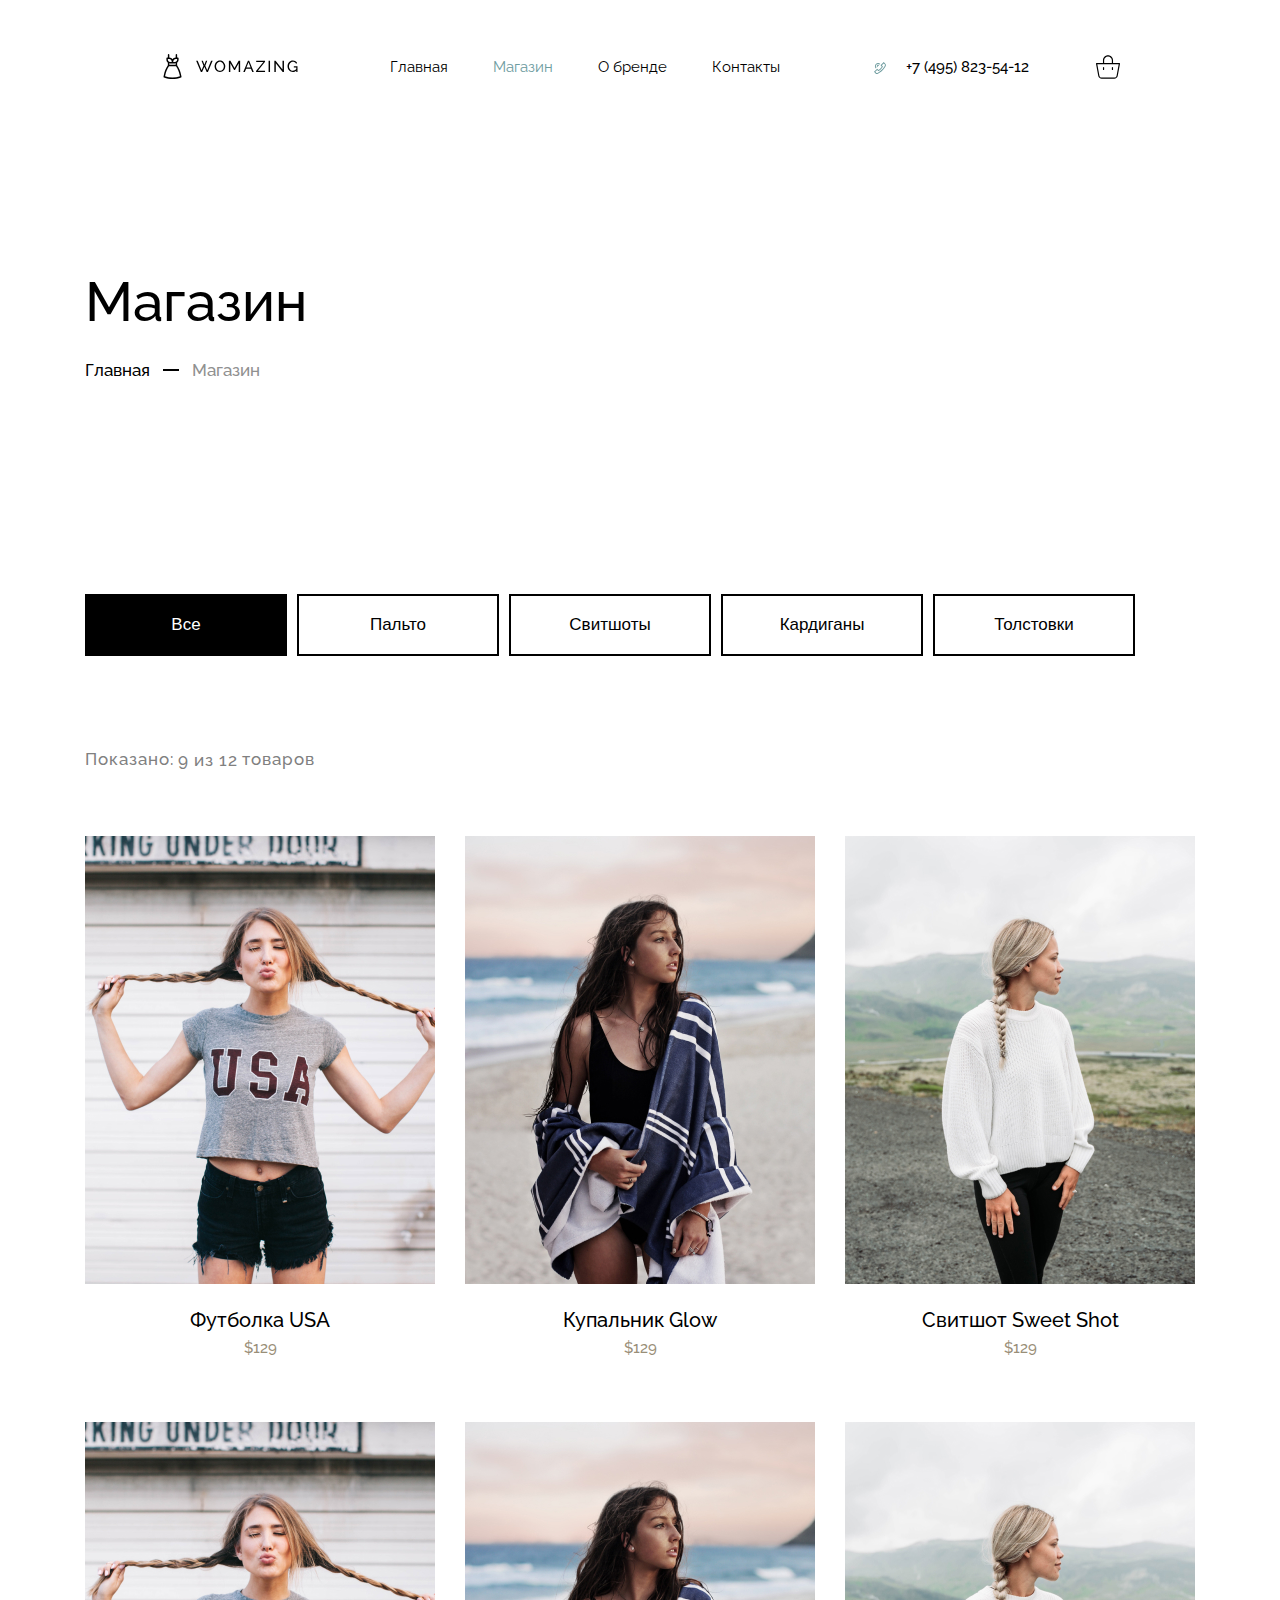
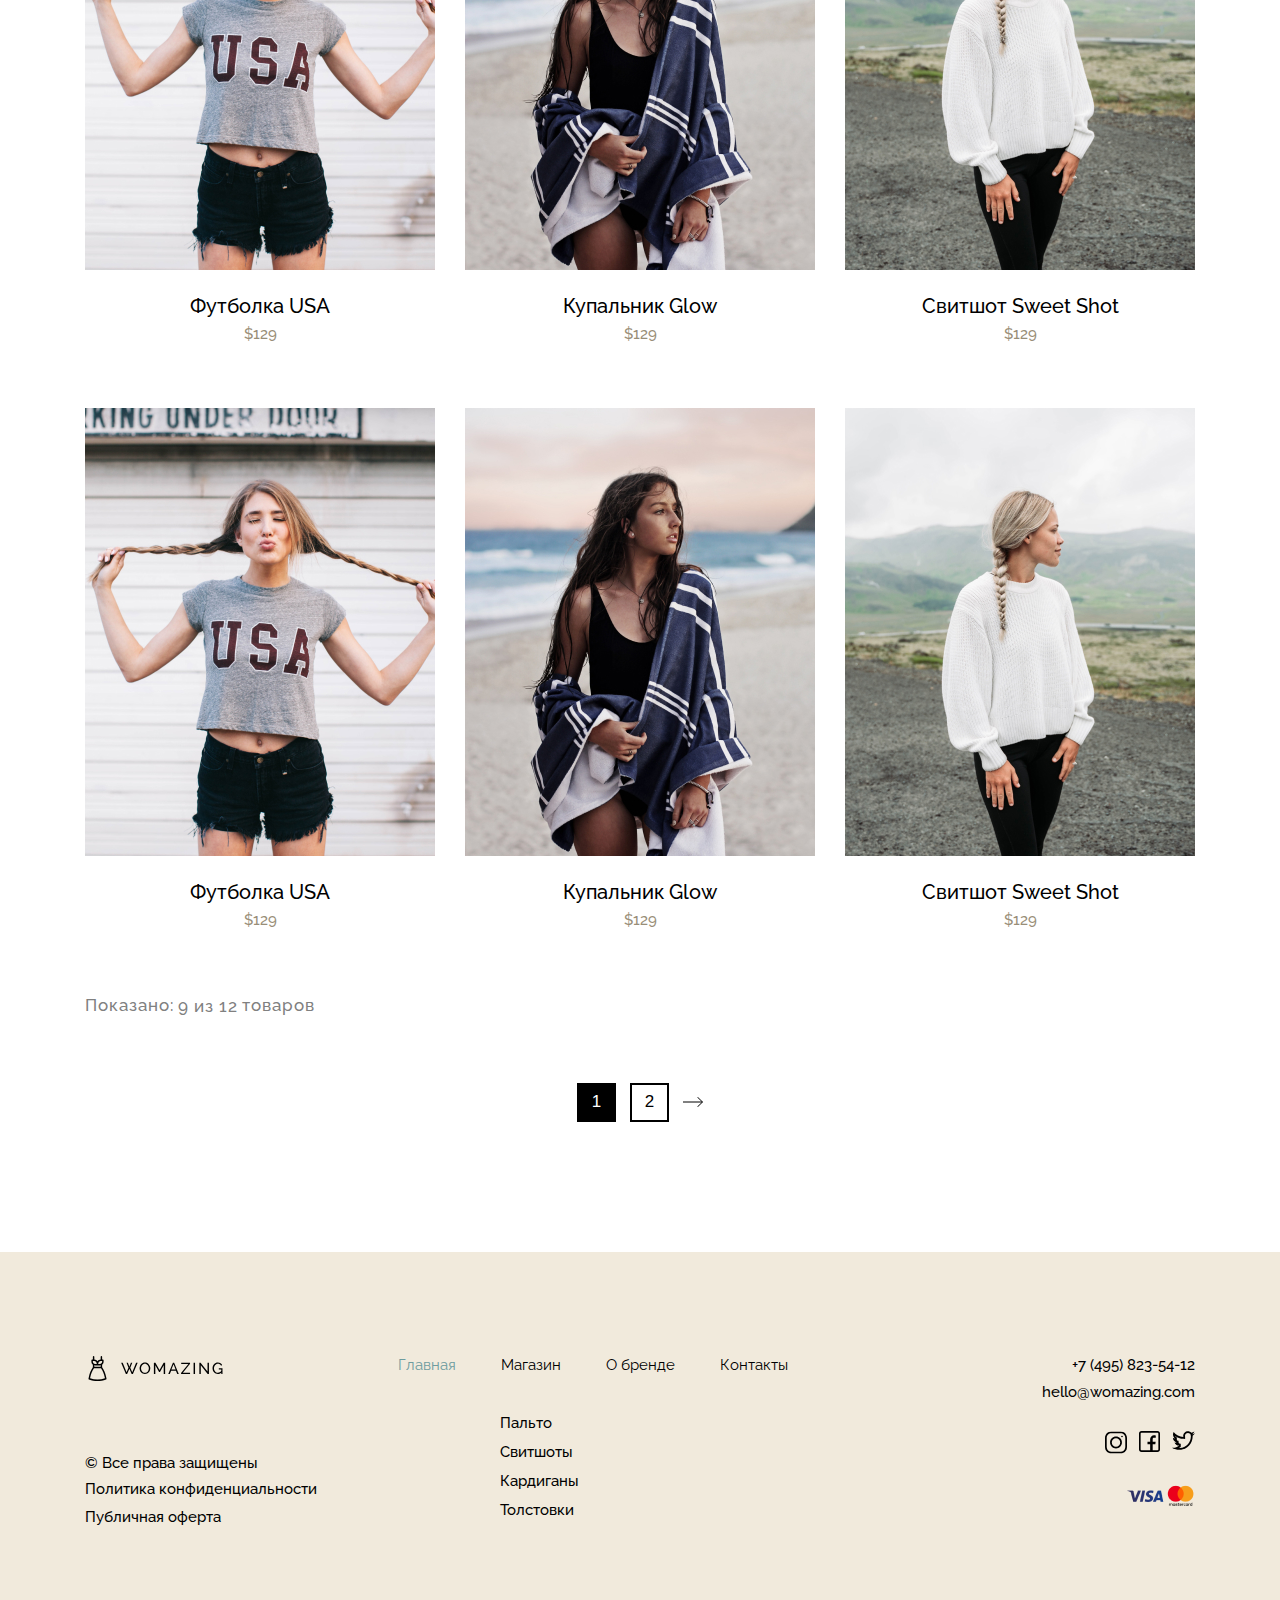
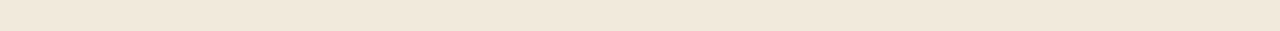
<file: shop.html>
<!DOCTYPE html>
<html lang="ru">
<head>
	<meta charset="UTF-8">
	<meta name="viewport" content="width=device-width, initial-scale=1.0">
	<title>Womazing</title>
    
    <link rel="preconnect" href="https://fonts.googleapis.com">
    <link rel="preconnect" href="https://fonts.gstatic.com" crossorigin>
    <link href="https://fonts.googleapis.com/css2?family=Raleway:wght@400;500&display=swap" rel="stylesheet"> 

    <link rel="stylesheet" type="text/css" href="slick/slick.css"/>
    <link rel="stylesheet" type="text/css" href="slick/slick-theme.css"/>

    <link rel="stylesheet" href="css/header.css">
    <link rel="stylesheet" href="css/footer.css">
    <link rel="stylesheet" href="css/shop.css">
    <link rel="stylesheet" href="css/@media.css">
</head>
<body>
    <header class="header" id="header">
        <nav class="nav" id="nav">
            <div class="container container-flex">
              <div class="burger">
                    <span class="burger-btn"></span>
                    <ul class="burger-menu">
                        <li class="burger-menu__item">
                            <a href="index.html" class="burger-menu__link" target="_blank">Главная</a>
                        </li>
                        <li class="burger-menu__item burger-menu__item_active">
                            <a href="#" class="burger-menu__link">Магазин</a>
                        </li>
                        <li class="burger-menu__item">
                            <a href="about.html" class="burger-menu__link" target="_blank">О бренде</a>
                        </li>
                        <li class="burger-menu__item">
                            <a href="contacts.html" class="burger-menu__link" target="_blank">Контакты</a>
                        </li>
                        <li class="burger-menu__item">
                            <img class="cross burger-cross" src="img/cross.svg" alt="">
                            <!--noindex-->
                            <a class="tel tel-burger" target="_blank" href="tel:74958235412" target="_blank">+7 (495) 823-54-12</a>
                            <!--/noindex-->                         
                            <button type="button" class="phone phone_burger">
                                 <img class="phone-phota" src="img/phone-black.svg" alt="">
                                 <img class="phone-phota phone-phota_call" src="img/call.svg" alt="">   
                            </button>                                    
                        </li>
                    </ul>
                </div>
                <a href="#" class="logo" target="_blank">
                    <img src="img/logo.svg" alt="Womazing">
                </a>
                <nav class="menu" id="menu">
                    <ul class="menu__list">
                        <li class="menu__item">
                            <a class="menu__link" href="index.html" target="_blank">Главная</a>                      
                        </li>
                        <li class="menu__item menu__item_active" >
                            <a class="menu__link" href="#">Магазин</a>                      
                        </li>
                        <li class="menu__item">
                            <a class="menu__link" href="about.html" target="_blank">О бренде</a>                        
                        </li>
                        <li class="menu__item">
                            <a class="menu__link" href="contacts.html" target="_blank">Контакты</a>                     
                        </li>
                    </ul>
                </nav>

                <div class="header-right">
                   <button type="button" class="phone">
                    <img class="phone-phota" src="img/phone-black.svg" alt="">
                    <img class="phone-phota phone-phota_call" src="img/call.svg" alt="">    
                  </button>                                                    
                   <div class="modal-window">
                    <div class="overlay"></div>
                      <form action="#" class="form" id="form-modal">
                        <img class="cross form-cross" src="img/cross.svg" alt="">
                        <h4 class="form__title">Заказать обратный звонок</h4>
                        <input class="form-input" id="name"  type="text"   placeholder="Имя"     name="name">
                        <input class="form-input" id="email" type="email"  placeholder="Email"   name="email">
                        <input class="form-input" id="phone" type="number" placeholder="Телефон" name="tel">
                        <button type="submit" class="btn btn_form" id="submit-help" data-submit>Заказать звонок</button>
                     </form>
                   </div>
                  
                   <!--noindex-->
                   
                   <a class="tel tel-header" target="_blank" href="tel:+74958235412" target="_blank">+7 (495) 823-54-12</a>
                   <!--/noindex-->
                   <a href="basket.html" class="header-basket" target="_blank">
                       <img src="img/basket.svg" alt="">
                   </a> 
                </div>
                
            </div>
        </nav>
        <div class="intro">
            <div class="container">
                <div class="intro-wrapper">
                    <h1 class="intro-wrapper__title">Магазин</h1>
                    <ul class="intro-wrapper-crumbs">
                        <li calss="intro-wrapper-crumbs__item">
                            <a class="intro-wrapper-crumbs__link" href="index.html">Главная</a>
                        </li>
                        <li  class="intro-wrapper-crumbs__item">
                            <span class="intro-wrapper-crumbs__left">Магазин</span>
                        </li>
                    </ul>
                </div>
            </div>
        </div>
    </header>
    <section class="product" id="product">
        <div class="container">

            <div class="product-slider">
                 <button class="product-slider__item active" type="button" data-btn="Все">Все</button>                  
                 <button class="product-slider__item" type="button" data-btn="Пальто">Пальто</button>     
                 <button class="product-slider__item" type="button" data-btn="Свитшоты">Свитшоты</button> 
                 <button class="product-slider__item" type="button" data-btn="Кардиганы">Кардиганы</button>
                 <button class="product-slider__item" type="button" data-btn="Толстовки">Толстовки</button>          
            </div>

            <div class="product-btns">
                <button class="product-btns__item active" type="button" data-btn="Все">Все</button>                  
                <button class="product-btns__item" type="button" data-btn="Пальто">Пальто</button>     
                <button class="product-btns__item" type="button" data-btn="Свитшоты">Свитшоты</button> 
                <button class="product-btns__item" type="button" data-btn="Кардиганы">Кардиганы</button>
                <button class="product-btns__item" type="button" data-btn="Толстовки">Толстовки</button>          
            </div>
            
            <div class="product-indicator">
                <p class="productc-indicator__text">Показано:</p>
                <span class="product-indicator__number">9 из 12</span>
                <p class="productc-indicator__text">товаров</p>
            </div>
            
            <div class="product-wrapper">
                <a class="product-block" href="shot.html" target="_blank">
                    <img class="product-block__phota" src="img/product-1.jpg" alt="">
                    <h4 class="product-block__title">Футболка USA</h4>
                    <span class="product-block__price">$129</span>
                </a>
                <a class="product-block" href="shot.html" target="_blank">
                    <img class="product-block__phota" src="img/product-2.jpg" alt="">
                    <h4 class="product-block__title">Купальник Glow</h4>
                    <span class="product-block__price">$129</span>
                </a>
                <a class="product-block" href="shot.html" target="_blank">
                    <img class="product-block__phota" src="img/product-3.jpg" alt="">
                    <h4 class="product-block__title">Свитшот Sweet Shot</h4>
                    <span class="product-block__price">$129</span>
                </a>
                 <a class="product-block" href="shot.html" target="_blank">
                    <img class="product-block__phota" src="img/product-1.jpg" alt="">
                    <h4 class="product-block__title">Футболка USA</h4>
                    <span class="product-block__price">$129</span>
                </a>
                <a class="product-block" href="shot.html" target="_blank">
                    <img class="product-block__phota" src="img/product-2.jpg" alt="">
                    <h4 class="product-block__title">Купальник Glow</h4>
                    <span class="product-block__price">$129</span>
                </a>
                <a class="product-block" href="shot.html" target="_blank">
                    <img class="product-block__phota" src="img/product-3.jpg" alt="">
                    <h4 class="product-block__title">Свитшот Sweet Shot</h4>
                    <span class="product-block__price">$129</span>
                </a>
                 <a class="product-block" href="shot.html" target="_blank">
                    <img class="product-block__phota" src="img/product-1.jpg" alt="">
                    <h4 class="product-block__title">Футболка USA</h4>
                    <span class="product-block__price">$129</span>
                </a>
                <a class="product-block" href="shot.html" target="_blank">
                    <img class="product-block__phota" src="img/product-2.jpg" alt="">
                    <h4 class="product-block__title">Купальник Glow</h4>
                    <span class="product-block__price">$129</span>
                </a>
                <a class="product-block" href="shot.html" target="_blank">
                    <img class="product-block__phota" src="img/product-3.jpg" alt="">
                    <h4 class="product-block__title">Свитшот Sweet Shot</h4>
                    <span class="product-block__price">$129</span>
                </a>
            </div>
            <div class="product-indicator">
                <p class="productc-indicator__text">Показано:</p>
                <span class="product-indicator__number">9 из 12</span>
                <p>товаров</p>
            </div>
            <div class="product-pagination">
                <button class="product-pagination__btn product-pagination__btn active" type="button">1</button>
                <button class="product-pagination__btn" type="button">2</button>
            </div>
        </div>

    </section>


     <footer class="footer" id="footer">
        <div class="container">
            <div class="footer-wrapper">
                <div class="footer-block">
                    <a href="#" class="logo">
                        <img src="img/logo.svg" alt="Womazing">
                    </a>
                    <span class="footer-block__rights">© Все права защищены</span>
                    <!--noindex-->
                    <a href="#" class="footer-block__link">
                        <p>Политика конфиденциальности</p>
                        <p>Публичная оферта</p>
                    </a>
                    <!--/noindex-->
                </div>
                <div class="footer-block">
                    <nav class="menu menu_footer">
                        <ul class="menu__list menu__list_footer">
                            <li class="menu__item menu__item_active menu__item_footer">
                                <a class="menu__link" href="index.html">Главная</a>                      
                            </li>
                            <li class="menu__item menu__item_footer">
                                <a class="menu__link" target="_blank" href="shop.html">Магазин</a>
                            </li>
                            <li class="menu__item menu__item_footer">
                                <a class="menu__link" target="_blank" href="about.html">О бренде</a>                        
                            </li>
                            <li class="menu__item menu__item_footer">
                                <a class="menu__link" target="_blank" href="contacts.html">Контакты</a>                     
                            </li>
                        </ul>
                   </nav>
                   <ul class="menu-footer">
                        <li class="menu-footer__item">
                            <a href="#" target="_blank" class="menu-footer__link">Пальто</a>
                        </li>
                        <li class="menu-footer__item">
                            <a href="#" target="_blank" class="menu-footer__link">Свитшоты</a>
                        </li>
                        <li class="menu-footer__item">
                            <a href="#" target="_blank" class="menu-footer__link">Кардиганы</a>
                        </li>
                        <li class="menu-footer__item">
                            <a href="#" target="_blank" class="menu-footer__link">Толстовки</a>
                        </li>
                    </ul>
                </div>
                <div class="footer-block footer-block_right">
                    <!--noindex-->
                     <a class="tel tel-footer" href="tel:+74958235412" target="_blank">+7 (495) 823-54-12</a>
                     <!--/noindex-->
                     <!--noindex-->
                     <a class="email email_footer" href="mailto:hello@womazing.com" target="_blank">hello@womazing.com</a>
                     <!--/noindex-->
                     <div class="footer-block__networks">
                        <!--noindex-->
                        <a class="footer-block__link" target="_blank" href="https://www.instagram.com/">
                            <img src="img/instagram.svg" alt="">
                        </a>
                        <!--/noindex-->
                        <!--noindex-->
                        <a class="footer-block__link" target="_blank" href="https://www.facebook.com">
                            <img src="img/facebook.svg" alt="">
                        </a>
                        <!--/noindex-->
                        <!--noindex-->
                        <a class="footer-block__link"  target="_blank" href="https://twitter.com">
                            <img src="img/twitter.svg" alt="">
                        </a>
                        <!--/noindex-->
                     </div>
                     
                     <div class="footer-visa">
                         <img src="img/visa.png" alt="">
                     </div>                    
                </div>
            </div>
        </div>
    </footer>
    <script src="https://code.jquery.com/jquery-3.5.1.slim.min.js" integrity="sha384-DfXdz2htPH0lsSSs5nCTpuj/zy4C+OGpamoFVy38MVBnE+IbbVYUew+OrCXaRkfj" crossorigin="anonymous"></script>
    <script src="javascript/jquery-3.6.0.min.js"></script>
    <script src="slick/slick.min.js"></script>
    <script src="javascript/jquery.validate.min.js"></script>
    <script src="javascript/main.js"></script>
</body>
</html>
</file>
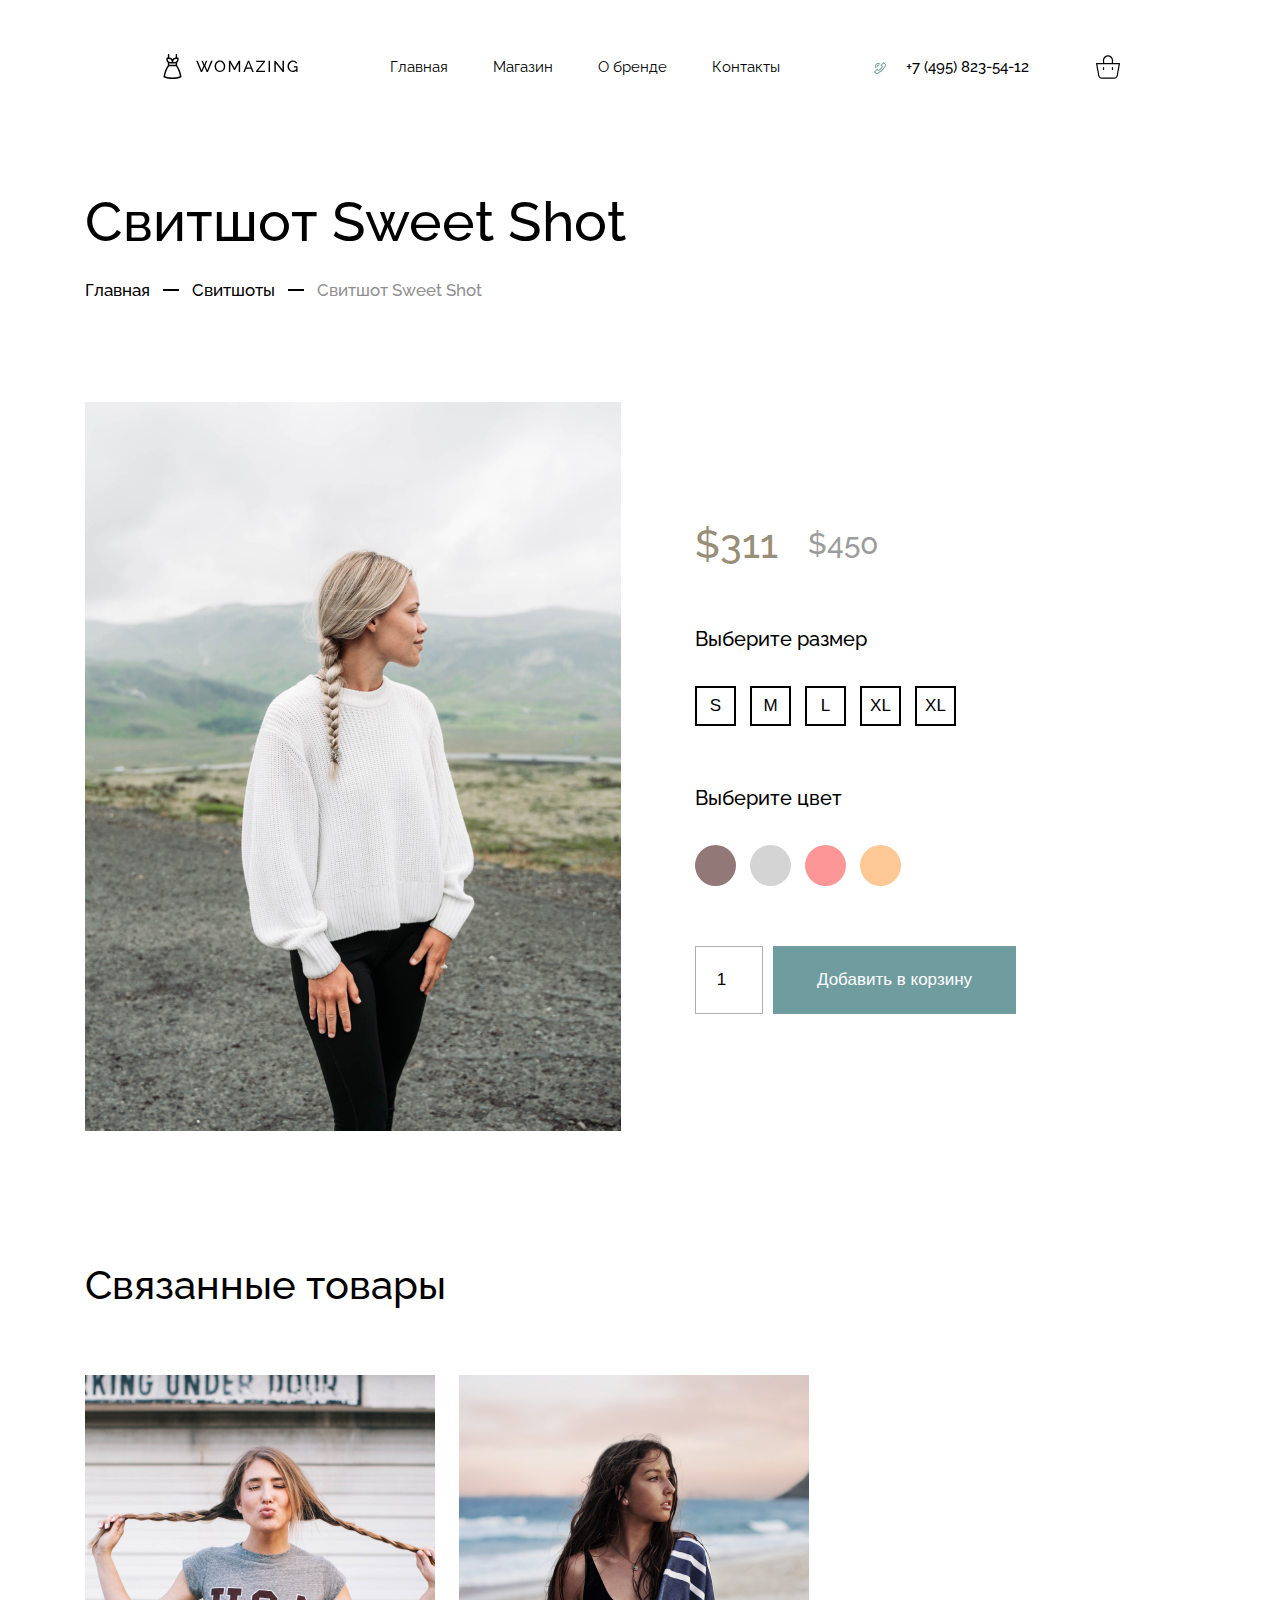
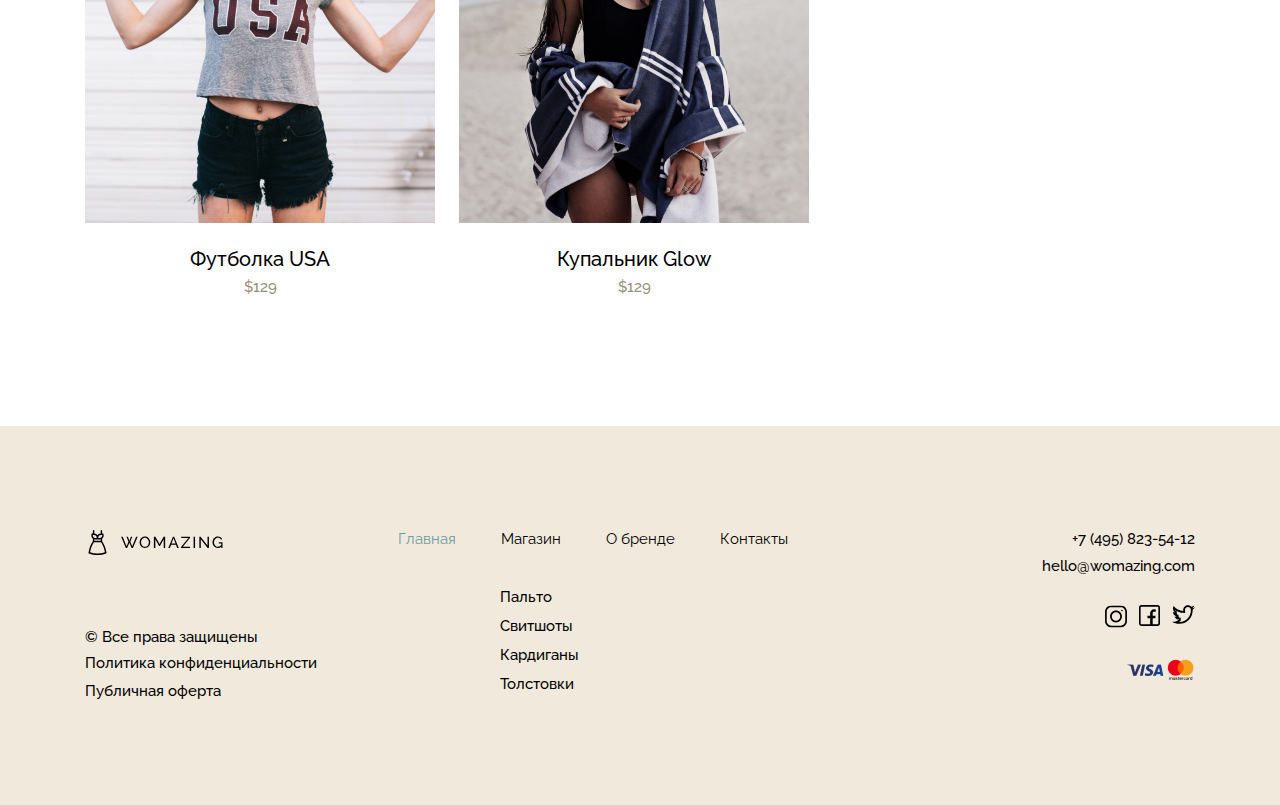
<file: shot.html>
<!DOCTYPE html>
<html lang="ru">
<head>
	<meta charset="UTF-8">
	<meta name="viewport" content="width=device-width, initial-scale=1.0">
	<title>Womazing</title>
    
    <link rel="preconnect" href="https://fonts.googleapis.com">
    <link rel="preconnect" href="https://fonts.gstatic.com" crossorigin>
    <link href="https://fonts.googleapis.com/css2?family=Raleway:wght@400;500&display=swap" rel="stylesheet"> 

    <link rel="stylesheet" type="text/css" href="slick/slick.css"/>
    <link rel="stylesheet" type="text/css" href="slick/slick-theme.css"/>

    <link rel="stylesheet" href="css/header.css">
    <link rel="stylesheet" href="css/footer.css">
    <link rel="stylesheet" href="css/shot.css">
    <link rel="stylesheet" href="css/@media.css">
</head>
<body>
    <header class="header" id="header">
        <nav class="nav" id="nav">
            <div class="container container-flex">
               <div class="burger">
                    <span class="burger-btn"></span>
                    <ul class="burger-menu">
                        <li class="burger-menu__item">
                            <a href="index.html" class="burger-menu__link">Главная</a>
                        </li>
                        <li class="burger-menu__item">
                            <a href="shop.html" class="burger-menu__link">Магазин</a>
                        </li>
                        <li class="burger-menu__item">
                            <a href="about.html" class="burger-menu__link">О бренде</a>
                        </li>
                        <li class="burger-menu__item">
                            <a href="contacts.html" class="burger-menu__link">Контакты</a>
                        </li>
                       <li class="burger-menu__item">
                            <img class="cross burger-cross" src="img/cross.svg" alt="">
                            <!--noindex-->
                            <a class="tel tel-burger" target="_blank" href="tel:74958235412" target="_blank">+7 (495) 823-54-12</a>
                            <!--/noindex-->                         
                            <button type="button" class="phone phone_burger">
                                 <img class="phone-phota" src="img/phone-black.svg" alt="">
                                 <img class="phone-phota phone-phota_call" src="img/call.svg" alt="">   
                            </button>                                    
                        </li>
                    </ul>
                </div>
                <a href="#" class="logo" target="_blank">
                    <img src="img/logo.svg" alt="Womazing">
                </a>
                <nav class="menu" id="menu">
                    <ul class="menu__list">
                        <li class="menu__item">
                            <a class="menu__link" href="index.html" target="_blank">Главная</a>                      
                        </li>
                        <li class="menu__item">
                            <a class="menu__link" href="shop.html" target="_blank">Магазин</a>                      
                        </li>
                        <li class="menu__item">
                            <a class="menu__link" href="about.html" target="_blank">О бренде</a>                       
                        </li>
                        <li class="menu__item">
                            <a class="menu__link" href="contacts.html" target="_blank">Контакты</a>                     
                        </li>
                    </ul>
                </nav>

                <div class="header-right">                   

                   <button type="button" class="phone">
                    <img class="phone-phota" src="img/phone-black.svg" alt="">
                    <img class="phone-phota phone-phota_call" src="img/call.svg" alt="">    
                  </button>     

                   <div class="modal-window">
                    <div class="overlay"></div>
                      <form action="#" class="form" id="form-modal">
                        <img class="cross form__cross" src="img/cross.svg" alt="">
                        <h4 class="form__title">Заказать обратный звонок</h4>
                        <input class="form-input" id="name" type="text" name="name" placeholder="Имя" required>
                        <input class="form-input" id="email" type="email" name="email" placeholder="Email" required>
                        <input class="form-input" id="phone" type="number"  name="tel" placeholder="Телефон" required>
                        <button type="submit" class="btn btn_form" id="submit-help" data-submit>Заказать звонок</button>
                     </form>
                   </div>
                  
                   <!--noindex-->
                   <a class="tel tel-header" target="_blank" href="tel:+74958235412" target="_blank">+7 (495) 823-54-12</a>
                   <!--/noindex-->
                   <a href="basket.html" class="header-basket" target="_blank">
                       <span class="header-counter">
                           <input type="number" class="counter" value="0">
                       </span>
                       <img  src="img/basket.svg" alt="">
                   </a> 
                </div>
                
            </div>
        </nav>
        <div class="intro intro_short">
            <div class="container">
                <div class="intro-wrapper">
                    <h1 class="intro-wrapper__title">Свитшот Sweet Shot</h1>
                    <ul class="intro-wrapper-crumbs">
                        <li calss="intro-wrapper-crumbs__item">
                            <a class="intro-wrapper-crumbs__link" href="index.html">Главная</a>
                        </li>
                        <li calss="intro-wrapper-crumbs__item">
                            <a class="intro-wrapper-crumbs__link" href="shot.html">Свитшоты</a>
                        </li>
                        <li  class="intro-wrapper-crumbs__item">
                            <span class="intro-wrapper-crumbs__left">Свитшот Sweet Shot</span>
                        </li>
                    </ul>
                </div>
            </div>
        </div>
    </header>
    <section class="shot" id="shot">
        <div class="container">
            <div class="shot-wrappper">
                <img src="img/shot.jpg" alt="" class="shot-phota">
                <div class="shot-options">
                    <div class="shot-options__price">
                        <span>$311</span>
                    </div>
                    <h4 class="shot-options__title">Выберите размер</h4>
                    <div class="shot-options__size">
                        <button type="button" class="shot-options__btn" data-btn="s">S</button>
                        <button type="button" class="shot-options__btn" data-btn="m">M</button>
                        <button type="button" class="shot-options__btn" data-btn="l">L</button>
                        <button type="button" class="shot-options__btn" data-btn="xl">XL</button>
                        <button type="button" class="shot-options__btn" data-btn="xl">XL</button>
                    </div>
                    <h4 class="shot-options__title">Выберите цвет</h4>
                    <div class="shot-options__color">
                        <button type="button" class="shot-color__btn shot-color__btn_brown" data-btn="brown"></button>
                        <button type="button" class="shot-color__btn shot-color__btn_gray" data-btn="gray"></button>
                        <button type="button" class="shot-color__btn shot-color__btn_pink" data-btn="pink"></button>
                        <button type="button" class="shot-color__btn shot-color__btn_yellow" data-btn="yellow"></button>
                    </div>
                    <form action="#" class="soht-options__generator">
                        <input  type="number" class="soht-options__number counter"  placeholder="1" value="1">
                        <button type="button" class="btn btn_generator">Добавить в корзину</button>
                    </form>
                </div>
            </div>
        </div>
    </section>
    <section class="related" id="related">
        <div class="container">
            <h2 class="section-title section-title_related">Связанные товары</h2>
            <div class="related-wrapper">
                <a class="product-block product-block_related" href="#" target="_blank">
                    <img class="product-block__phota" src="img/product-1.jpg" alt="">
                    <h4 class="product-block__title">Футболка USA</h4>
                    <span class="product-block__price">$129</span>
                </a>
                <a class="product-block product-block_related" href="#" target="_blank">
                    <img class="product-block__phota" src="img/product-2.jpg" alt="">
                    <h4 class="product-block__title">Купальник Glow</h4>
                    <span class="product-block__price">$129</span>
                </a>
            </div>
        </div>
    </section>
    <footer class="footer" id="footer">
        <div class="container">
            <div class="footer-wrapper">
                <div class="footer-block">
                    <a href="#" class="logo">
                        <img src="img/logo.svg" alt="Womazing">
                    </a>
                    <span class="footer-block__rights">© Все права защищены</span>
                    <!--noindex-->
                    <a href="#" class="footer-block__link">
                        <p>Политика конфиденциальности</p>
                        <p>Публичная оферта</p>
                    </a>
                    <!--/noindex-->
                </div>
                <div class="footer-block">
                    <nav class="menu menu_footer">
                        <ul class="menu__list menu__list_footer">
                            <li class="menu__item menu__item_active menu__item_footer">
                                <a class="menu__link" href="index.html">Главная</a>                      
                            </li>
                            <li class="menu__item menu__item_footer">
                                <a class="menu__link" target="_blank" href="shop.html">Магазин</a>
                            </li>
                            <li class="menu__item menu__item_footer">
                                <a class="menu__link" target="_blank" href="about.html">О бренде</a>                        
                            </li>
                            <li class="menu__item menu__item_footer">
                                <a class="menu__link" target="_blank" href="contacts.html">Контакты</a>                     
                            </li>
                        </ul>
                   </nav>
                   <ul class="menu-footer">
                        <li class="menu-footer__item">
                            <a href="#" target="_blank" class="menu-footer__link">Пальто</a>
                        </li>
                        <li class="menu-footer__item">
                            <a href="#" target="_blank" class="menu-footer__link">Свитшоты</a>
                        </li>
                        <li class="menu-footer__item">
                            <a href="#" target="_blank" class="menu-footer__link">Кардиганы</a>
                        </li>
                        <li class="menu-footer__item">
                            <a href="#" target="_blank" class="menu-footer__link">Толстовки</a>
                        </li>
                    </ul>
                </div>
                <div class="footer-block footer-block_right">
                    <!--noindex-->
                     <a class="tel tel-footer" href="tel:+74958235412" target="_blank">+7 (495) 823-54-12</a>
                     <!--/noindex-->
                     <!--noindex-->
                     <a class="email email_footer" href="mailto:hello@womazing.com" target="_blank">hello@womazing.com</a>
                     <!--/noindex-->
                     <div class="footer-block__networks">
                        <!--noindex-->
                        <a class="footer-block__link" target="_blank" href="https://www.instagram.com/">
                            <img src="img/instagram.svg" alt="">
                        </a>
                        <!--/noindex-->
                        <!--noindex-->
                        <a class="footer-block__link" target="_blank" href="https://www.facebook.com">
                            <img src="img/facebook.svg" alt="">
                        </a>
                        <!--/noindex-->
                        <!--noindex-->
                        <a class="footer-block__link"  target="_blank" href="https://twitter.com">
                            <img src="img/twitter.svg" alt="">
                        </a>
                        <!--/noindex-->
                     </div>
                     
                     <div class="footer-visa">
                         <img src="img/visa.png" alt="">
                     </div>                   
                </div>
            </div>
        </div>
    </footer>
    <script src="https://code.jquery.com/jquery-3.5.1.slim.min.js" integrity="sha384-DfXdz2htPH0lsSSs5nCTpuj/zy4C+OGpamoFVy38MVBnE+IbbVYUew+OrCXaRkfj" crossorigin="anonymous"></script>
    <script src="javascript/jquery-3.6.0.min.js"></script>
    <script src="slick/slick.min.js"></script>
    <script src="javascript/jquery.validate.min.js"></script>
    <script src="javascript/main.js"></script>
 </body>
</html>
</file>
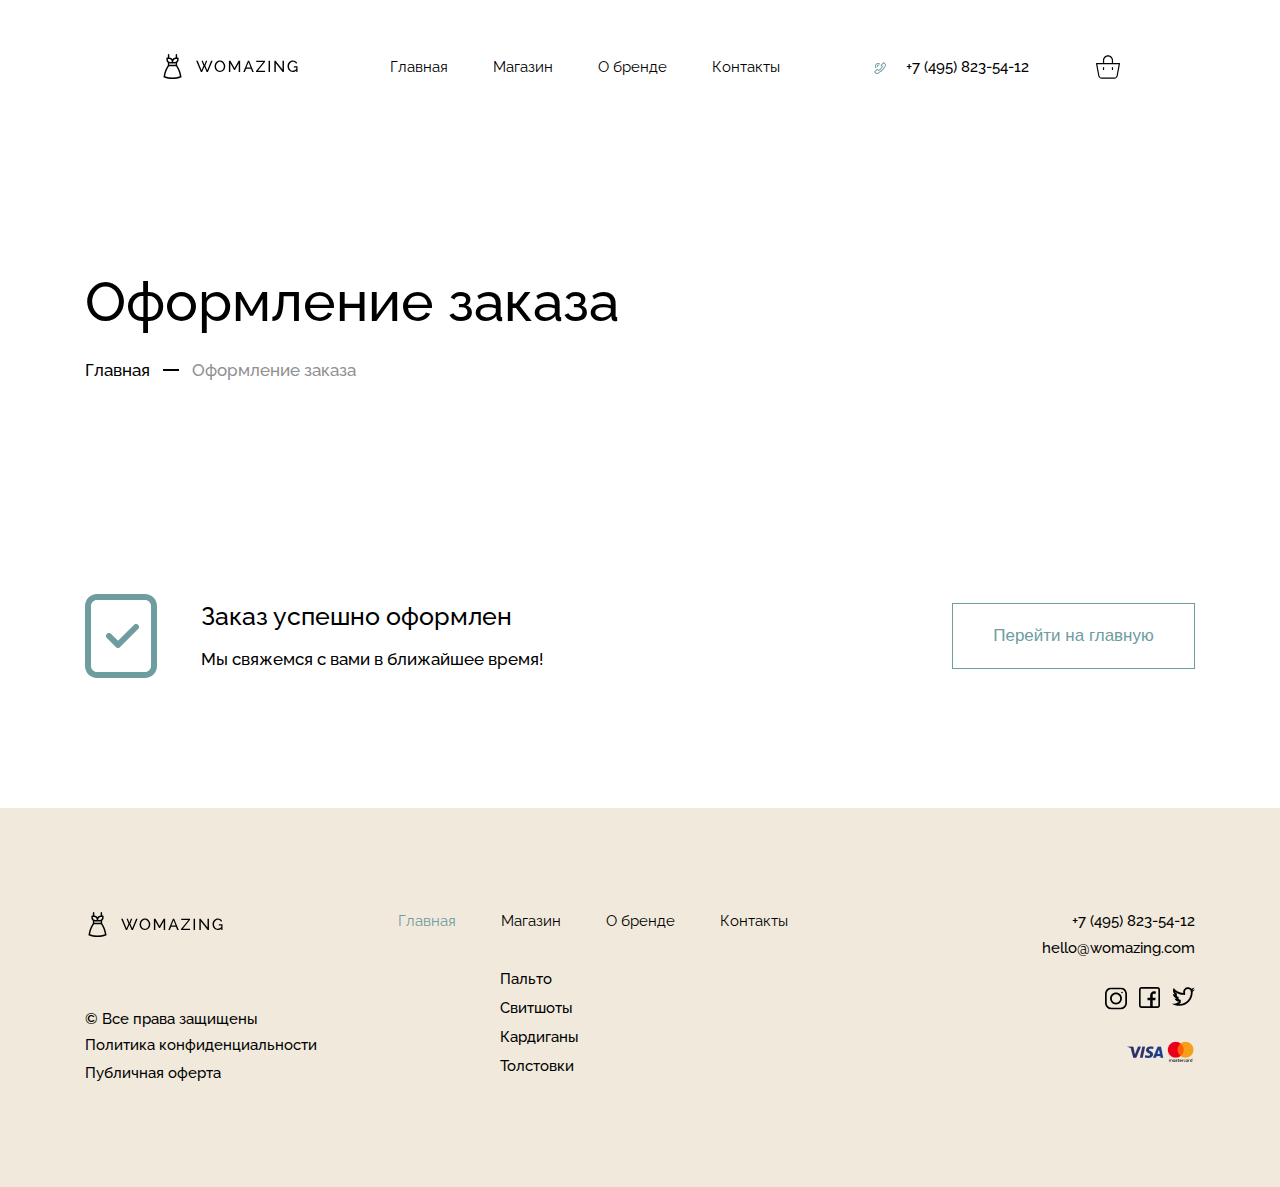
<file: success.html>
<!DOCTYPE html>
<html lang="ru">
<head>
	<meta charset="UTF-8">
	<meta name="viewport" content="width=device-width, initial-scale=1.0">
	<title>Womazing</title>
    
    <link rel="preconnect" href="https://fonts.googleapis.com">
    <link rel="preconnect" href="https://fonts.gstatic.com" crossorigin>
    <link href="https://fonts.googleapis.com/css2?family=Raleway:wght@400;500&display=swap" rel="stylesheet"> 

    <link rel="stylesheet" type="text/css" href="slick/slick.css"/>
    <link rel="stylesheet" type="text/css" href="slick/slick-theme.css"/>


    <link rel="stylesheet" href="css/header.css">
    <link rel="stylesheet" href="css/footer.css">
    <link rel="stylesheet" href="css/success.css">
    <link rel="stylesheet" href="css/@media.css">
    </script> 
</head>
<body>
    <header class="header" id="header">
        <nav class="nav" id="nav">
            <div class="container container-flex">
               <div class="burger">
                    <span class="burger-btn"></span>
                    <ul class="burger-menu">
                        <li class="burger-menu__item">
                            <a href="index.html" class="burger-menu__link" target="_blank">Главная</a>
                        </li>
                        <li class="burger-menu__item">
                            <a href="shop.html" class="burger-menu__link" target="_blank">Магазин</a>
                        </li>
                        <li class="burger-menu__item">
                            <a href="about.html" class="burger-menu__link" target="_blank">О бренде</a>
                        </li>
                        <li class="burger-menu__item">
                            <a href="contacts.html" class="burger-menu__link" target="_blank">Контакты</a>
                        </li>
                       <li class="burger-menu__item">
                            <img class="cross burger-cross" src="img/cross.svg" alt="">
                            <!--noindex-->
                            <a class="tel tel-burger" target="_blank" href="tel:74958235412" target="_blank">+7 (495) 823-54-12</a>
                            <!--/noindex-->                         
                            <button type="button" class="phone phone_burger">
                                 <img class="phone-phota" src="img/phone-black.svg" alt="">
                                 <img class="phone-phota phone-phota_call" src="img/call.svg" alt="">   
                            </button>                                    
                        </li>
                    </ul>
                </div>
                <a href="#" class="logo" target="_blank">
                    <img src="img/logo.svg" alt="Womazing">
                </a>
                <nav class="menu" id="menu">
                    <ul class="menu__list">
                        <li class="menu__item">
                            <a class="menu__link" href="index.html" target="_blank">Главная</a>                      
                        </li>
                        <li class="menu__item">
                            <a class="menu__link" href="shop.html" target="_blank">Магазин</a>                      
                        </li>
                        <li class="menu__item">
                            <a class="menu__link" href="about.html" target="_blank">О бренде</a>                       
                        </li>
                        <li class="menu__item">
                            <a class="menu__link" href="contacts.html" target="_blank">Контакты</a>                     
                        </li>
                    </ul>
                </nav>

                <div class="header-right">                   

                    <button type="button" class="phone">
                    <img class="phone-phota" src="img/phone-black.svg" alt="">
                    <img class="phone-phota phone-phota_call" src="img/call.svg" alt="">    
                  </button>     

                   <div class="modal-window">
                    <div class="overlay"></div>
                      <form action="#" class="form" id="form-modal">
                        <img class="cross form__cross" src="img/cross.svg" alt="">
                        <h4 class="form__title">Заказать обратный звонок</h4>
                        <input class="form-input" id="name" type="text" name="name" placeholder="Имя" required>
                        <input class="form-input" id="email" type="email" name="email" placeholder="Email" required>
                        <input class="form-input" id="phone" type="number"  name="tel" placeholder="Телефон" required>
                        <button type="submit" class="btn btn_form" id="submit-help" data-submit>Заказать звонок</button>
                     </form>
                   </div>
                  
                   <!--noindex-->
                   <a class="tel tel-header" target="_blank" href="tel:+74958235412" target="_blank">+7 (495) 823-54-12</a>
                   <!--/noindex-->
                   <a href="basket.html" class="header-basket" target="_blank">
                       <img src="img/basket.svg" alt="">
                   </a> 
                </div>
                
            </div>
        </nav>
        <div class="intro">
            <div class="container">
                <div class="intro-wrapper">
                    <h1 class="intro-wrapper__title">Оформление заказа</h1>
                    <ul class="intro-wrapper-crumbs">
                        <li calss="intro-wrapper-crumbs__item">
                            <a class="intro-wrapper-crumbs__link" href="index.html">Главная</a>
                        </li>
                        <li  class="intro-wrapper-crumbs__item">
                            <span class="intro-wrapper-crumbs__left">Оформление заказа</span>
                        </li>
                    </ul>
                </div>
            </div>
        </div>
    </header>
    <section class="success" id="success">
        <div class="container">
            <div class="success-wrapper">
                <img src="img/Group.svg" alt="" class="success-wrapper__img">
                <div class="success-wrapper__mesagess">
                    <h4 class="success-wrapper__title">Заказ успешно оформлен</h4>
                    <p class="success-wrapper__text">Мы свяжемся с вами в ближайшее время!</p>
                </div>
                 <button type="button" class="btn btn_success">
                      <a href="index.html" target="_blank">Перейти на главную</a>
                 </button>
            </div>
        </div>
    </section>
    <footer class="footer" id="footer">
        <div class="container">
            <div class="footer-wrapper">
                <div class="footer-block">
                    <a href="#" class="logo">
                        <img src="img/logo.svg" alt="Womazing">
                    </a>
                    <span class="footer-block__rights">© Все права защищены</span>
                    <!--noindex-->
                    <a href="#" class="footer-block__link">
                        <p>Политика конфиденциальности</p>
                        <p>Публичная оферта</p>
                    </a>
                    <!--/noindex-->
                </div>
                <div class="footer-block">
                    <nav class="menu menu_footer">
                        <ul class="menu__list menu__list_footer">
                            <li class="menu__item menu__item_active menu__item_footer">
                                <a class="menu__link" href="index.html">Главная</a>                      
                            </li>
                            <li class="menu__item menu__item_footer">
                                <a class="menu__link" target="_blank" href="shop.html">Магазин</a>
                            </li>
                            <li class="menu__item menu__item_footer">
                                <a class="menu__link" target="_blank" href="about.html">О бренде</a>                        
                            </li>
                            <li class="menu__item menu__item_footer">
                                <a class="menu__link" target="_blank" href="contacts.html">Контакты</a>                     
                            </li>
                        </ul>
                   </nav>
                   <ul class="menu-footer">
                        <li class="menu-footer__item">
                            <a href="#" target="_blank" class="menu-footer__link">Пальто</a>
                        </li>
                        <li class="menu-footer__item">
                            <a href="#" target="_blank" class="menu-footer__link">Свитшоты</a>
                        </li>
                        <li class="menu-footer__item">
                            <a href="#" target="_blank" class="menu-footer__link">Кардиганы</a>
                        </li>
                        <li class="menu-footer__item">
                            <a href="#" target="_blank" class="menu-footer__link">Толстовки</a>
                        </li>
                    </ul>
                </div>
                <div class="footer-block footer-block_right">
                    <!--noindex-->
                     <a class="tel tel-footer" href="tel:+74958235412" target="_blank">+7 (495) 823-54-12</a>
                     <!--/noindex-->
                     <!--noindex-->
                     <a class="email email_footer" href="mailto:hello@womazing.com" target="_blank">hello@womazing.com</a>
                     <!--/noindex-->
                     <div class="footer-block__networks">
                       <!--noindex-->
                        <a class="footer-block__link" target="_blank" href="https://www.instagram.com">
                            <img src="img/instagram.svg" alt="">
                        </a>
                        <!--/noindex-->
                        <!--noindex-->
                        <a class="footer-block__link" target="_blank" href="https://www.facebook.com">
                            <img src="img/facebook.svg" alt="">
                        </a>
                        <!--/noindex-->
                        <!--noindex-->
                        <a class="footer-block__link"  target="_blank" href="https://twitter.com">
                            <img src="img/twitter.svg" alt="">
                        </a>
                        <!--/noindex-->
                     </div>
                     
                     <div class="footer-visa">
                         <img src="img/visa.png" alt="">
                     </div>                    
                </div>
            </div>
        </div>
    </footer>
    <script src="https://code.jquery.com/jquery-3.5.1.slim.min.js" integrity="sha384-DfXdz2htPH0lsSSs5nCTpuj/zy4C+OGpamoFVy38MVBnE+IbbVYUew+OrCXaRkfj" crossorigin="anonymous"></script>
    <script src="javascript/jquery-3.6.0.min.js"></script>
    <script src="slick/slick.min.js"></script>
    <script src="javascript/jquery.validate.min.js"></script>
    <script src="javascript/main.js"></script>
 </body>
</html>
</file>
<file: css/header.css>
/*Specification*/

body{
	font-family: 'Raleway', sans-serif;
	font-size: 15px;
	margin: 0;
	padding: 0;
	font-weight: 500;
}


*{
	box-sizing: border-box;
}

a{
	text-decoration: none;
	color: #000;
}

ul, li{
	display: block;
	margin: 0;
	padding: 0; 
}

span{
	display: block;
}

h1,h2,h3,h4,h5,h6{
	font-weight: 500;
	margin: 0;
	padding: 0;
	color: #000;
}

button{
	background: transparent;
	border: 0;
	outline: none;
	padding: 0;
	cursor: pointer;
}

p{
   margin: 0;
   padding: 0;
   line-height: 1.38em;
}

img{
	object-fit: cover;
	display: block;
}

section{
	padding: 130px 0;
}

a{
	display: block;
}


input{
	outline: none;
	border: 0;
	padding: 0;
	margin: 0;
	font-size: 17px;
}

textarea{
	outline: none;
	font-family: 'Raleway', sans-serif;
	border: 0;
	padding: 0;
	margin: 0;
}

input[type='number'] {
    -moz-appearance: textfield;
}

.container{
	width: 100%;
	max-width: 1110px;
	margin: 0 auto;
}

.container-flex{
	display: flex;
	justify-content: space-between;
	align-items: center;
}

.btn{
	display: block;
	text-align: center;
	width: 100%;
   max-width: 243px;
   padding: 24px 0;
   margin: 0 auto;
   background: #6E9C9F;
   font-weight: 400;
   font-size: 17px;
   color: #fff;
   cursor: pointer;
}

.section-title{
	font-size: 40px;
	font-weight: 500;
	margin-bottom: 92px;
}


.cross{
	position: absolute;
	top: 32px;
	right: 31px;
	cursor: pointer;
	z-index: 100;
}

 .phone{
	position: relative;
	width: 21px;
	height: 21px;
}

.phone,
.phone-phota_call:hover{
	opacity: 1;
	transition: .5s ease opacity;
}

.phone-phota{
	display: block;
	width: 14px;
	height: 14px;
	position: absolute;
	top: 50%;
   left: 50%;
   transform: translate(-50%,-50%);
}

.phone-phota_call{
	width: 21px;
	height: 21px;
	opacity: 0;
	transition: .5s ease opacity;
}

.email,
.tel{
	transition: .5s ease color;
}

.email:hover,
.tel:hover{
	color: #6e9c9f;
	transition: .5s ease color;
}

/*form
===============================*/

.modal-window{
	display: none;
}

.modal-window.active{
	display: block;
}

.overlay{
	position: fixed;
	top: 0;
	left: 0;
	width: 100%;
	height: 100%;
	z-index: 10;
	background: #6E9C9F;
	opacity: .9;
}

.form{
	width: 100%;
	max-width: 480px;
	display: flex;
	flex-direction: column;
	align-items: center;
	background: #fff;
	z-index: 10;
	padding: 70px 10px;
	position: fixed;
	top: 50%;
	left: 50%;
	transform: translate(-50%,-50%);
}


.form__title{
	font-size: 25px;
	margin-bottom: 17.5px;
}

.form-input{
	width: 100%;
	max-width: 350px;
	border-bottom: 1px solid black;
	padding-bottom: 16px;
	margin: 17.5px 0;
	font-size: 17px;
	color: #868686;
}


.btn_form{
	width: 100%;
	max-width: 350px;
	margin-top: 17.5px;
}

.messages{
	width: 100%;
	max-width: 490px;
	display: flex;
	flex-direction: column;
	align-items: center;
	background: #fff;
	z-index: 11;
	padding: 70px 0;
	position: fixed;
	top: 50%;
	left: 50%;
	transform: translate(-50%, -50%);
}

/*slick
============================*/

.slider-offer-left{
   width: 100%;
	max-width: 563px;
}


.slick-dots li{
	margin-right: 17px;
}

.slick-dots li button::before{
	font-size: 0;
	width: 30px;
	height: 4px;
	list-style: none;
}

.slider-offer-left .slick-dots li button::before{
	margin-top: 126px;
	background: #000;
}

.slider-offer-img{
	width: 100%;
	max-width: 410px;
} 



.slick-prev::before {
	content: url(../img/home/left.png);
   display: block;
   width: 14px;
   height: 28px;
   margin-left: -34px;
   opacity: .5;
}

.slick-next::before{
   content: url(../img/home/right.png);
   display: block;
   width: 14px;
   height: 28px;
   margin-left: 31px;
   opacity: .5;
}


.team-content__slider .slick-dots{
	margin-bottom: 61px;
}

.team-content__slider{
	width: 100%;
	max-width: 729px;
	height: 487px;
}

.team-content__phota{
	width: 100%;
	max-width: 729px;
	height: 487px;
}

.slick-dots li button::before{
	background: #fff;
}

/*burger
=======================================*/

.burger{
	display: none;
	width: 40px;
	position: relative;
	padding: 10px 0;
}


.burger-btn,
.burger-btn:before,
.burger-btn:after{
	content: '';
	position: absolute;
	width: 100%;
	height: 4px;
	background: #000;
	cursor: pointer;
}

.burger-btn:before{
	top: 8px;
}

.burger-btn:after{
   bottom: 8px;
}

.burger-menu{
	display: none;
	width: 100%;
	position: fixed;
	top: 0;
	left: 0;
	width: 100%;
	padding: 15px;
	background: #f1eadc;
	z-index: 5;
	border-bottom: 2px solid #000;
	box-shadow: 0px 8px 25px 7px rgba(34, 60, 80, 0.17);
}

.burger-menu.active{
	display: block;
}

.burger-menu__item:last-child{
	display: flex;
	flex-direction: column;
	align-items: center;
}


.burger-menu__item a{
	display: inline-block;
	padding: 10px 0;
	font-size: 20px;
	transition: .5s ease color;
}

.burger-menu__item a:hover{
	color: #6e9c9f;
	transition: .5s ease color;
}

.burger-menu__item_active a{
	color: #6e9c9f;
}

/*header
======================*/

.menu ul{
	display: flex;
}

.nav{
	padding: 54px 0;
}

.nav.fixed{
	padding: 37px 0;
	width: 100%;
	position: fixed;
	top: 0;
	right: 0;
	background: #fff;
	z-index: 1;
	box-shadow: 0px 8px 25px 7px rgba(34, 60, 80, 0.17);
}

.menu__item{
	font-weight: 400;
	margin-right: 45px;
}

.menu__item:last-child{
	margin-right: 0;
}

.menu__item_active a{
	color: #6E9C9F;
}

.main__link{
	color: #6E9C9F;
}

.menu__link{
	color: black;
	transition: 0.5s ease color;
}

.menu__link:hover{
	color: #6E9C9F;
	transition: 0.5s ease color;
}

.header-right{
	display: flex;
	align-items: center;
}

.header-phone{
	display: block;
}

.tel-header{
	margin: 0px 67px 0px 15px;
}

.intro{
	 padding: 136px 0px 84px 0;
}

.intro-wrapper__title{
	font-size: 55px;
	margin-bottom: 26px;
}

.intro-wrapper-crumbs{
	display: flex;
	font-size: 17px;
}

.intro-wrapper-crumbs__link{
	display: flex;
	align-items: center;
	font-size: 17px;
}

.intro-wrapper-crumbs__link::after{
	content: '';
	display: block;
	width: 16px;
	height: 2px;
	background: #000;
	margin: 0px 13px;
}

.intro-wrapper-crumbs__left{
	color: #909090;
}
</file>
<file: css/footer.css>
/*footer
=======================*/
footer{
	padding: 104px 0;
	background: #F1EADC;
}

.footer-wrapper{
	display: flex;
}

.footer-block__rights{
	margin-top: 73px;
}

.footer-block__link p{
	margin-top: 7px;
}

.menu_footer{
	margin-left: 81px;
}

.menu__item_footer{
	padding: 0;
}

.menu-footer{
	margin: 40px 0px 0px 183px;
}

.menu-footer__item{
	width: 100%;
	margin-bottom: 10px;
}

.menu-footer__item:last-child{
	margin-bottom: 0;
}

.menu-footer__item a{
	display: inline-block;
	border-bottom: 1px solid transparent;
	transition: .5s ease border, .5s ease color;
}

.menu-footer__item a:hover{
	border-bottom: 1px solid #6e9c9f;
	color: #6e9c9f;
	transition: .5s ease border, .5s ease color;
}

.footer-block_right{
	margin-left: auto;
	text-align: right;
}

.email_footer{
	margin: 9px 0px 30px 0;
}

.footer-block__networks{
	display: flex;
	justify-content: flex-end;
}

.footer-block__link{
	margin-right: 12px;
}

.footer-block__link:last-child{
	margin-right: 0px;
}

.footer-visa img{
	margin: 31px 0px 0px auto;
}
</file>
<file: css/about.css>
.btn_about{
	padding: 0;
}

.btn_about a{
	color: #fff;
	padding: 24px 0;
}

.about-wrapper__block{
	display: flex;
	justify-content: space-between;
	align-items: center;
	padding-bottom: 130px;
	margin: 0 auto;
}

.about-wrapper__phota{
	width: 100%;
	max-width: 442px;
	height: 547px;
}

.about-wrapper__descriptions{
    width: 100%;
    max-width: 542px;
}

.about-wrapper__descriptions-title{
	font-size: 25px;
	margin-bottom: 46px;
}

.about-wrapper__descriptions-text{
	margin-bottom: 40px;
	font-size: 17px;
}

.about-wrapper__descriptions-text:last-child{
	margin-bottom: 0;
}

@media(max-width: 1200px){
	.about-wrapper__descriptions{
		margin-left: 15px;
	}

	.about-wrapper__descriptions_left{
		margin-right: 15px;
	}
}

@media(max-width: 767px){
	.about-wrapper__block{
		flex-direction: column;
		padding-bottom: 30px;
	}

	.about-wrapper__phota{
		margin-bottom: 30px;
	}

	.about-wrapper__descriptions{
		margin-top: 40px;
	}

	.about-wrapper__descriptions_left{
		margin-bottom: 40px;
	}

}

@media(max-width: 550px){
	.about-wrapper__descriptions-title{
		font-size: 30px;
	}
	
	.about-wrapper__descriptions-text{
		font-size: 25px;
	}
}
</file>
<file: css/@media.css>
/*responsive
=========================*/

@media(max-width: 1400px){
   .container-flex{
		max-width: 960px;
	}

}

@media(max-width: 1240px){

	.team-contents{
		display: flex;
		flex-direction: column;
	}

	.team-content__info{
		margin: 0 auto;
	   width: 100%;
	   max-width: 500px;
	}

}

@media(max-width: 1200px){
	.container{
		max-width: 960px;
	}

	.product-wrapper{
		margin-bottom: 56px;
	}
}

@media(max-width: 1165px){
	.offer-right__phota-top{
	   display: none;
   }
}


@media(max-width: 992px){
	.container .container-flex{
		max-width: 864px;
	}

	.product-btns__item{
		padding: 10px 0;
	}

	.menu__item{
		margin-right: 30px;
	}

	.tel-header {
      margin: 0px 15px 0px 15px;
   }

	.slider-offer-left{
		width: 100%;
		max-width: 500px;
	}

	.offer-left__title{
		font-size: 45px;
	}

   .slider-offer-img{
	   width: 100%;
	   max-width: 350px;
    }

    footer{
    	padding: 104px 10px;
    } 
}

@media(max-width: 848px){
	section{
		padding: 50px 0;
	}

	.container{
		padding: 0px 15px;
	}

   .phone{
		display: none;
	}

	.phone_burger{
		display: block;
		width: 30px;
		height: 30px;
	}

	.phone-phota{
		display: block;
		width: 30px;
		height: 30px;
	}

	.phone-phota_call{
		display: none;
	}

	.offer-right,
	.slider-offer-img{
		display: none;
	}


	.slider-offer-left{
		margin: 0 auto;
		text-align: center;
	}

	.offer-left__text{
		margin: 40px auto;
		text-align: center;
	}

	.btn_offer::after {
		display: none;
	}

	.nav{
		padding: 30px 0;
	}

	.burger{
		display: block;
	}

	.menu{
		display: none;
	}

	.tel-header{
		display: none;
	}

	.tel-header_active{
		position: absolute;
   	display: flex;
   	justify-content: flex-start;
   	font-size: 17px;
   }

	.slick-dots li{
		display: none;
	}

	.slick-next::before{
		display: none;
	}

	.slick-prev::before{
		display: none;
	}

}

@media(max-width: 767px){
	.section-title{
		margin-bottom: 50px;
	}

   .advantages-wrapper{
   	display: flex;
   	flex-direction: column;
   }

   .advantages-wrapper__block{
   	max-width: 70%;
   	margin-bottom: 60px;
   }

   .advantages-wrapper__block:last-child{
   	margin-bottom: 0px;
   }

   .product-wrapper{
		display: flex;
		flex-direction: column;
	}

	.product-block{
		width: 70%;
		max-width: 70%;
		height: 100%;
		margin: 40px auto;
	}

	.product-block:last-child{
		margin: 0 auto;
	}

	.footer-wrapper{
		display: flex;
		flex-direction: column;
	}

	.menu-footer{
		margin: 30px 0px 30px 0;
	}

	.footer-block_right{
		margin-right: auto;
		margin-left: 0;
		text-align: left;
	}

	.footer-visa img{
		margin: 31px 0px 0px 0;
	}

	.footer-block__networks{
		display: flex;
		justify-content: flex-start;
	}

	.footer-block{
		font-size: 25px;
	}

	.footer-block__link img{
		width: 40px;
		height: 40px;
		margin-right: 20px;
	}

	.footer-visa img{
		width: 100px;
	}

	.btn_offer{
		margin: 0 auto;
	}
}

@media(max-width: 550px){
	.offer-left__title{
		font-size: 35px;
	}

	.section-title{
		font-size: 32px;
	}

	.form-input{
		font-size: 22px;
	}

	.intro{
		padding: 80px 0px 20px 0;
	}

	.intro-wrapper__title{
		font-size: 35px;
	}

	.intro-wrapper-crumbs{
		display: none;
	}

	.product-btns{
		display: none;
	}

	.product-slider{
		display: block;
	}

   .btn{
   	font-size: 18px;
   }

   .btn-transparent{
   	font-size: 25px;
   }

   .advantages-wrapper__block{
   	max-width: 100%;
   }

	.offer-left__text{
		font-size: 25px;
	}

	.btn_offer button::after{
	content: url(../img/arrow-buttom.svg);
	display: none;
	justify-content: center;
	align-items: center;
	position: absolute;
	right: 100%;
	top: 50%;
	width: 65px;
	height: 65px;
	background: #6E9C9F1A;
	transform: translateY(-50%);
}

	.product-block__title{
		font-size: 24px;
	}

	.product-block__price{
		font-size: 30px;
	}

   .advantages-wrapper__title{
   	font-size: 30px;
   }

   .advantages-wrapper__text{
   	font-size: 25px;
   }

   .team-content__title{
   	font-size: 28px;
   }

   .team-content__text{
   	font-size: 25px;
   }

   .team-content__link{
   	font-size: 25px;
   }

   .product-block{
		width: 100%;
		max-width: 100%;
		height: 100%;
		margin: 40px auto;
	}

	.footer-block__rights,
   .footer-block__link,
	.email_footer,
	.tel-footer{
		font-size: 22px;
	}

	.footer-block__link,
	.menu-footer__item{
		margin: 40px 0;
	}

	.email_footer,
	.tel-footer{
		margin-bottom: 30px;
	}

}
</file>
<file: css/basket.css>
.table-discounts__coupon label{
	display: block;
	position: absolute;
	transform: translateY(80px);
	
}

.table-header{
	display: flex;
	justify-content: space-between;
	width: 100%;
	max-width: 1010px;
	border-bottom: 2px solid #CCCCCC;
	padding-bottom: 26px;
}

.table-header__description{
	font-size: 20px;
}

.table-header__description:last-child{
	margin-right: 100px;
}

.table-header__description_width{
	margin-right: 416px;
}

.table-basket{
	display: flex;
	justify-content: space-between;
	align-items: center;
	margin: 50px 0px 100px 0;
	width: 100%;
	max-width: 1010px;
}

.table-basket-product{
	display: flex;
	align-items: center;
	justify-content: space-between;
	width: 100%;
	max-width: 341px;
}

.table-basket-product__cross{
	width: 12px;
	height: 12px;
	cursor: pointer;
}

.table-basket-product__img{
	width: 100%;
	max-width: 137px;
	height: 179px;
}

.table-basket-product__text{
	font-size: 17px;
}

.table-basket-number{
	display: flex;
	justify-content: space-between;
	align-items: center;
	width: 100%;
	max-width: 514px;
}

.table-basket-number__price{
	font-size: 17px;
}

.table-basket-number__price:last-child{
	margin-right: 100px;
}

.table-basket-number__number{
	display: block;
	width: 47px;
	height: 47px;
	border: 1px solid #AFAFAF;
	text-align: center;
	margin-right: 10px;
	color: #000;
	font-size: 16px;
	pointer-events: none;
}

.table-discounts{
	display: flex;
	justify-content: space-between;
}

.table-discounts__coupon{
	display: flex;
	width: 100%;
	max-width: 515px;
}

.form-input_contacts{
	width: 100%;
	max-width: 255px;
	margin: 0px 16px 0px 0;
}

.btn_coupon{
	display: block;
	width: 100%;
	padding: 22px 0;
	max-width: 243px;
	font-size: 17px;
	font-weight: 400;
	background: transparent;
	border: 1px solid #6E9C9F;
	color: #6E9C9F;
	margin: 0;
	cursor: pointer;
	transition: .5s ease background, .5s ease color;
}

.btn_coupon:hover{
	background: #6E9C9F;
	color: #fff;
	transition: .5s ease background, .5s ease color;
}

.table-results{
	display: flex;
	width: 100%;
	max-width: 538px;
	margin-left: auto;
	position: relative;
	margin-top: 140px;
}

.table-results::before{
	content: 'Подытог: $129';
	position: absolute;
	top: -45px;
	left: 0;
	font-size: 17px;

}

.table-results-block{
	display: flex;
	align-items: center;
	font-size: 25px;
	width: 100%;
	max-width: 287px;
	padding: 16px 51px 16px 31px;
	background: #f1eadc;
}

.table-results-block__deckription{
	margin-right: 70px;
}

.btn-results{
	margin-right: 0;
	padding: 0;
}

.btn-results a{
	color: #fff;
	padding: 24px 0;

}

@media(max-width: 992px){
	.table-basket{
		flex-direction: column;
	}
	.table-basket-product{
		margin-bottom: 50px;
	}
	.table-header{
		display: none;
	}
	.table-basket-number__price:last-child{
		margin-right: 0;
	}
	.table-header__description_width{
		margin-right: 100px;
	}

	.table-discounts__coupon label{
		display: block;
	    position: absolute;
		transform: translateY(-30px);
    }

}

@media(max-width: 848px){
	.table-discounts{
		flex-direction: column;
	}

	.form-input_contacts{
		margin: 0px 0px 10px 0;
	}

	.table-discounts__coupon{
		max-width: 100%;
		flex-direction: column;
		align-items: center;
	}

	.table-discounts__search{
		margin: 0 auto;
	}

	.btn_coupon{
		margin: 10px auto 10px;
	}
}

@media(max-width: 550px){
	.table-basket-product__img{
		width: 50%;
	}
	.table-header__description_width{
		margin-right: 0;
	}
	.table-results{
		flex-direction: column;
		align-items: center;
	}
	.table-results-block{
		max-width: 243px;
		margin-bottom: 20px;
	}
	.table-results-block__deckription{
		margin-right: 20px;
	}
	.btn-results{
		margin: 0 auto;
	}
}

@media(max-width: 320px){
	.table-basket-product{
		flex-direction: column;
	}
	.table-basket-product__img{
		margin: 30px 0;
	}
}
</file>
<file: css/contacts.css>
.map iframe{
	width: 100%;
}

.contacts-wrapper__connection{
	display: flex;
	justify-content: space-between;
	width: 100%;
	max-width: 943px;
	padding: 130px 0;
}

.contacts-wrapper__title{
	margin-bottom: 19px;
}

.contacts-wrapper__title{
	font-size: 17px;
	margin-bottom: 20px;
}

.tel-connection,
.email_connection,
.contacts-wrapper__text{
	font-size: 20px;
}

.contacts-wrapper__form{
	display: flex;
	flex-direction: column;
	width: 100%;
	max-width: 442px;
}

.contacts-wrapper__form-title{
	font-size: 25px;
	margin-bottom: 62px;
}


.form-input_contacts_texteary{
	width: 100%;
	max-width: 442px;
	height: 134px;
	margin-bottom: 35px;
}

.btn-form{
	width: 189px;
	margin: 0;
}

@media(max-width: 767px){
	.contacts-wrapper__connection{
		flex-direction: column;
	}

	.contacts-wrapper__item{
		margin-bottom: 70px;
	}
}
</file>
<file: css/design.css>
.form-wrappper{
	display: flex;
	justify-content: space-between;
	width: 100%;
	max-width: 918px;
}

.design-column-title{
	font-size: 25px;
	margin-bottom: 17.5px;
}

.design-column__search{
	width: 100%;
	max-width: 350px;
	margin-bottom: 81px;
}

.design-column__search:last-child{
	margin: 0;
}

.fomt-input_textarea{
	height: 122px;
	padding: 0;
}

.design-column__price{
	width: 284px;
	margin-bottom: 145px;
}


.design-column__item{
	display: flex;
	justify-content: space-between;
	padding: 15px 20px;
	font-size: 17px;
}

.design-column__item_header{
	padding: 15px 0px 15px 20px;
	font-size: 20px;
}

.design-column_item_bottom{
	background: #F1EADC;
	font-size: 20px;
}

.design-column__btn{
	width: 20px;
	height: 20px;
	border: 2px solid #000;
	position: relative;
}

.design-column__btn-item{
	position: absolute;
	top: 50%;
	left: 50%;
	transform: translate(-50%, -50%);
	width: 10px;
	height: 10px;
	background: #000;
}

.design-column__availability{
	display: flex;
	align-items: center;
}

.design-column__text{
	font-size: 17px;
	margin-left: 14px;
}

.btn-payment{
	margin: 47px 0px 0px 0px;
}

@media(max-width: 767px){
	.form-wrappper{
		flex-direction: column;		
	}
}

@media(max-width: 550px){
	.design-column__price{
		width: 100%;
	}

	.design-column__item span{
		font-size: 24px;
	}

	.design-column__btn{
		width: 40px;
		height: 40px;
	}

	.design-column__btn-item{
		width: 20px;
		height: 20px;
	}

	.design-column__text{
		font-size: 22px;
	}

}
</file>
<file: css/shop.css>
/*product
=================================*/

.product-wrapper{
	flex-wrap: wrap;
	display: flex;
	justify-content: space-between;
	text-align: center;
}

.product-block{
	width: 100%;
	max-width: 350px;
	position: relative;
	margin-bottom: 65px;
}

.product-block::before{
	content: url(../img/arrow-right.png);
	display: flex;
	justify-content: center;
	align-items: center;
	position: absolute;
	width: 100%;
	height: 448px;
	background: #6E9C9FA3;
	opacity: 0;
	transition: .5s ease opacity;
}

.product-block:hover::before{
	opacity: 1;
	transition: .5s ease opacity;
}

.product-block img{
	width: 100%;
	height: 448px;
}

.product-block__title{
	font-size: 20px;
	font-weight: 500;
	margin-top: 24px;
}

.product-block__price{
	font-weight: 500;
	font-size: 15px;
	color: #998E78;
	margin-top: 7px;
}

.product-slider{
	display: none;
	margin-bottom: 65px;
}

.product-slider__item{
	font-size: 25px;
	padding: 19px 0;
	border: 2px solid #000;
}

.product-slider__item.active{
	background: black;
	color: #fff;
}

.product-btns{
	display: flex;
	width: 100%;
	max-width: 1050px;
	margin-bottom: 92px;
}

.product-btns__item{
	margin-right: 10px;
	font-size: 17px;
}

.product-btns__item:last-child{
	margin-right: 0;
}


.product-btns__item{
	width: 100%;
	padding: 19px 0;
	border: 2px solid #000;
	transition: .5s ease background, .5s ease color;
}

.product-btns__item.active,
.product-btns__item:hover{
	background: black;
	color: #fff;
	transition: .5s ease background, .5s ease color;
}


.product-indicator{
	display: flex;
	align-items: center;
	font-size: 17px;
	color: #808080;
	letter-spacing: 1px;
	margin-bottom: 65px;
}

.product-indicator__number{
	margin: 0px 4px;
}

.product-pagination{
	display: flex;
	align-items: center;
	justify-content: center;
}

.product-pagination:after{
	content: '';
	display: block;
	background: url(../img/pagination-vector.svg) center;
	width: 20px;
	height: 10px;
	cursor: pointer;
}

.product-pagination__btn{
	align-items: center;
	width: 39px;
	height: 39px;
	border: 2px solid #000;
	margin-right: 14px;
	font-size: 17px;
	transition: .5s ease background, .5s ease color;
}


.product-pagination__btn.active{
	background: #000;
	color: #fff;
}

.product-pagination__btn:hover{
	background: #000;
	color: #fff;
	transition: .5s ease background, .5s ease color;
}

@media(max-width: 1200px){
	.product-block:last-child{
	   margin: 0 auto;
   }
}
</file>
<file: css/shot.css>
.header-counter input{
	display: none;
	position: absolute;
	transform: translate(18px, -12px);
	width: 15px;
	height: 15px;
	font-size: 9px;
	background: #998E78;
	color: #fff;
	text-align: center;
	border-radius: 100%;
	pointer-events: none;
}

.header-counter.active input{
	display: block;
}

.intro_short{
	padding: 56px 0px 102px 0;
}

.shot{
	padding: 0;
}

.shot-phota{
	width: 100%;
	max-width: 536px;
	height: 729px;
}

.shot-wrappper{
	display: flex;
	align-items: center;
}

.shot-options{
	margin-left: 74px;
}

.shot-options__price span{
	display: flex;
	align-items: center;
	color: #998E78;
	font-size: 40px;
}

.shot-options__price span:after{
	content: '$450';
	color: #9C9C9C;
	font-size: 30px;
	margin-left: 30px;
}

.shot-options__title{
	font-size: 20px;
	margin: 60px 0px 35px 0;
}

.shot-options__size{
	display: flex;
}

.shot-options__btn{
	width: 41px;
	padding: 8px 0;
	border: 2px solid black;
	font-size: 17px;
	margin-right: 14px;
	transition: .5s ease color, .5s ease background;
}

.shot-options__btn.active{
	color: #fff;
	background: #000;
}

.shot-options__btn:hover{
	color: #fff;
	background: #000;
	transition: .5s ease color, .5s ease background;
}

.shot-options__btn:last-child{
	margin-right: 0;
}

.shot-options__color{
	display: flex;
	margin-bottom: 60px;
}


.shot-color__btn{
	width: 41px;
	height: 41px;
	border-radius: 100%;
	margin-right: 14px;
}

.shot-color__btn input{
	background: transparent;
}

.shot-color__btn.active{
	border: 2px solid #000;
}

.shot-color__btn:last-child{
	margin-right: 0;
}

.shot-color__btn:hover{
	border: 2px solid #000;
}

.shot-color__btn_brown{
	background: #927876;
}

.shot-color__btn_gray{
	background: #D4D4D4;
}

.shot-color__btn_pink{
	background: #FD9696;
}


.shot-color__btn_yellow{
	background: #FDC796;
}

.soht-options__generator{
	display: flex;
	align-items: center;
}

.soht-options__number{
	display: block;
	width: 68px;
	height: 68px;
	border: 1px solid #AFAFAF;
	text-align: center;
	margin-right: 10px;
	color: #000;
	pointer-events: none;
}

.btn_generator{
	width: 243px;
}


/*related
============================*/

.section-title_related{
	margin-bottom: 67px;
}

.related-wrapper{
	display: flex;
	text-align: center;
}

.product-block_related{
	width: 100%;
	max-width: 350px;
	position: relative;
	margin-right: 24px;
}

.product-block_related:last-child{
	margin-right: 0;
}

.product-block img{
	width: 100%;
	height: 448px;
}

.product-block__title{
	font-size: 20px;
	font-weight: 500;
	margin-top: 24px;
}

.product-block__price{
	font-weight: 500;
	font-size: 15px;
	color: #998E78;
	margin-top: 7px;
}


/*@media
=======================*/

@media(max-width: 992px){
	.shot-wrappper{
		display: flex;
		flex-direction: column;
	}

	.shot-options{
		display: flex;
		flex-direction: column;
		align-items: center;
		margin: 50px 0px 0px 0;
	}

	.soht-options__generator{
		display: flex;
		flex-direction: column;
	}

	.soht-options__number{
		width: 100%;
		margin-right: 0;
		font-size: 20px;
	}
}

@media(max-width: 767px){
	.related-wrapper{
		flex-direction: column;
	}
}
</file>
<file: css/success.css>
.success-wrapper{
	display: flex;
	align-items: center;
}

.btn_success{
	display: block;
	width: 100%;
	padding: 0;
	max-width: 243px;
	font-size: 17px;
	font-weight: 400;
	background: transparent;
	border: 1px solid #6E9C9F;
	margin-right: 0;
	cursor: pointer;
}

.btn_success a{
	padding: 22px 0;
	color: #6E9C9F;
	transition: .5s ease background, .5s ease color;
}

.btn_success a:hover{
	background: #6E9C9F;
	color: #fff;
	transition: .5s ease background, .5s ease color;
}

.success-wrapper__mesagess{
	margin-left: 44px;
	width: 100%;
	max-width: 360px;
}

.success-wrapper__title{
	font-size: 25px;
	margin-bottom: 17px;
}

.success-wrapper__text{
	font-size: 17px;
}

@media(max-width: 550px){
	.success-wrapper{
		flex-direction: column;
		text-align: center;
	}

	.success-wrapper__mesagess{
		margin: 40px 0px;
	}

	.btn_success{
		margin: 0 auto;
	}

}
</file>
